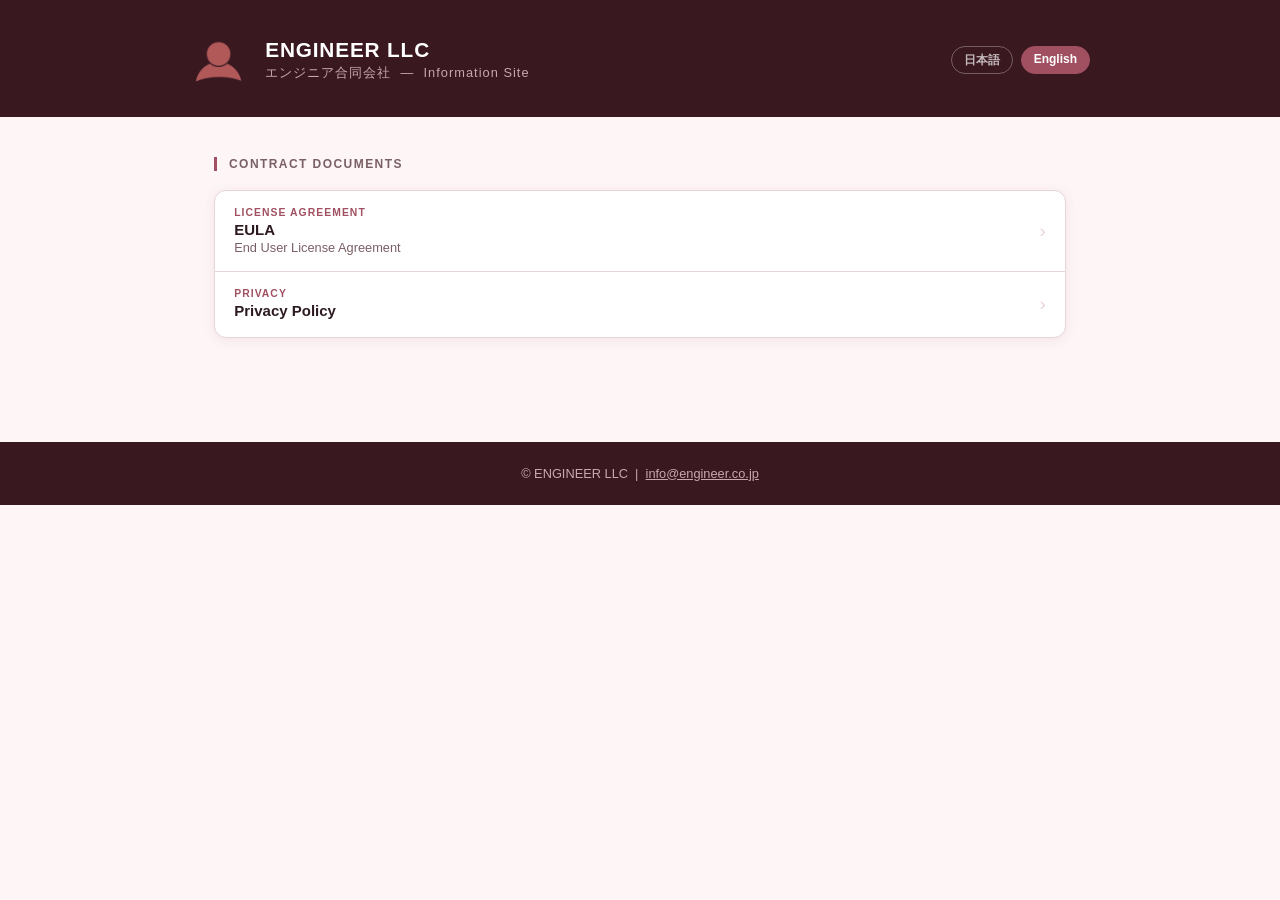
<file: docs/index.html>
<!DOCTYPE html>
<html>
<head>
  <meta charset="UTF-8">
  <meta name="viewport" content="width=device-width, initial-scale=1.0">
  <title>エンジニア合同会社 | ENGINEER LLC</title>
  <script>
    var lang = (navigator.language || navigator.userLanguage || '').toLowerCase();
    location.replace(lang.startsWith('ja') ? 'jp/index.html' : 'en/index.html');
  </script>
</head>
<body>
  <a href="jp/index.html">日本語</a> / <a href="en/index.html">English</a>
</body>
</html>
</file>
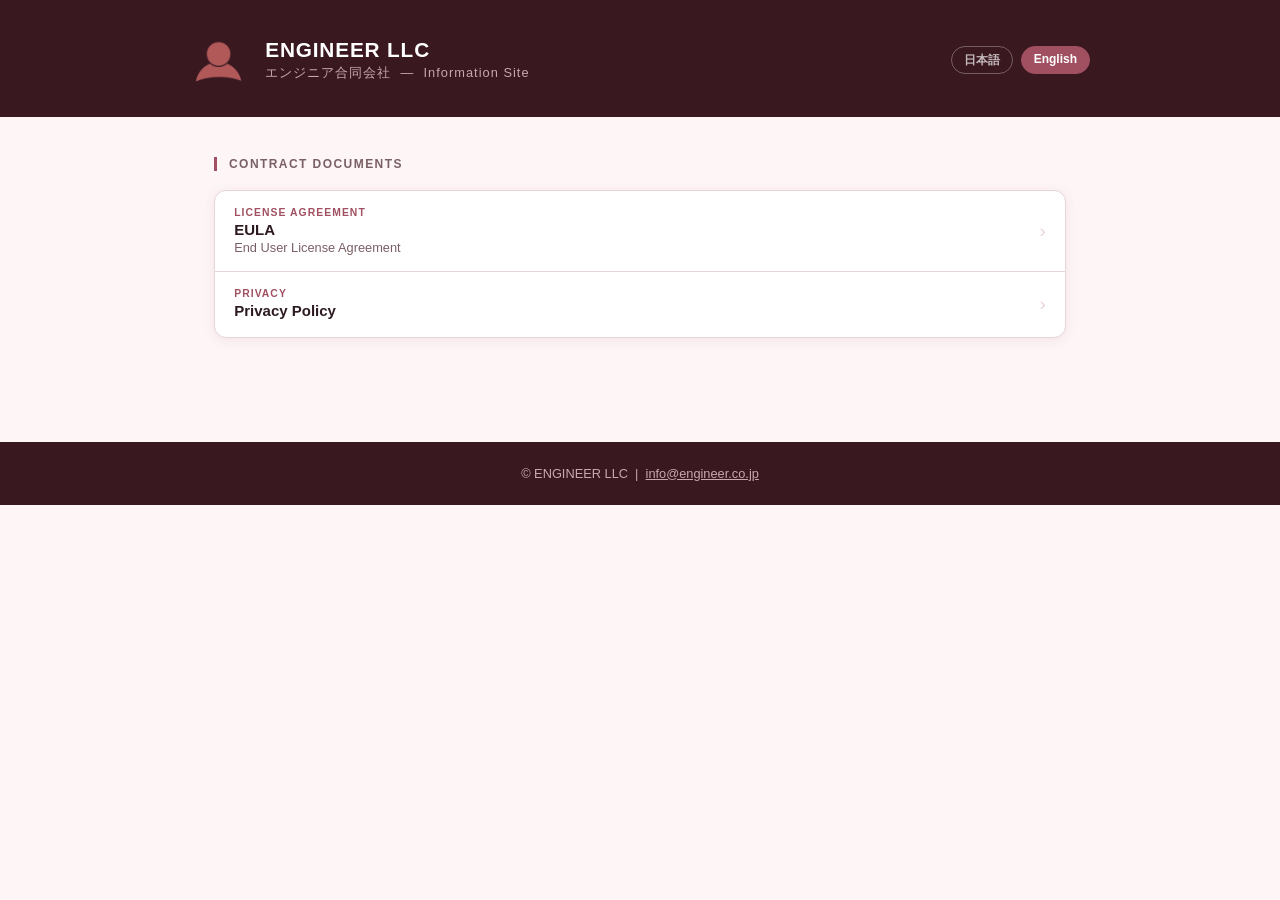
<file: docs/en/index.html>
<!DOCTYPE html>
<html lang="en">
<head>
  <meta charset="UTF-8">
  <meta name="viewport" content="width=device-width, initial-scale=1.0">
  <title>ENGINEER LLC</title>
  <link rel="stylesheet" href="../style.css">
</head>
<body>

<header>
  <div class="header-inner">
    <div class="logo-mark">
      <img src="../EG icon1024 透過.png" alt="ENGINEER LLC Logo">
    </div>
    <div class="logo-text">
      <h1>ENGINEER LLC</h1>
      <p>エンジニア合同会社 &nbsp;—&nbsp; Information Site</p>
    </div>
    <nav class="lang-nav">
      <a class="lang-nav-pill" href="../jp/index.html">日本語</a>
      <a class="lang-nav-pill current" href="#">English</a>
    </nav>
  </div>
</header>

<main>

  <p class="section-title">Contract Documents</p>
  <div class="doc-list">
    <a class="doc-row" href="../EULA_en.html">
      <div class="doc-row-body">
        <div class="doc-row-label">License Agreement</div>
        <div class="doc-row-name">EULA</div>
        <div class="doc-row-sub">End User License Agreement</div>
      </div>
      <span class="doc-row-arrow">›</span>
    </a>
    <a class="doc-row" href="../PrivacyPolicy_en.html">
      <div class="doc-row-body">
        <div class="doc-row-label">Privacy</div>
        <div class="doc-row-name">Privacy Policy</div>
        <div class="doc-row-sub"></div>
      </div>
      <span class="doc-row-arrow">›</span>
    </a>
  </div>

</main>

<footer>
  &copy; ENGINEER LLC &nbsp;|&nbsp; <a href="mailto:info@engineer.co.jp">info@engineer.co.jp</a>
</footer>

</body>
</html>
</file>
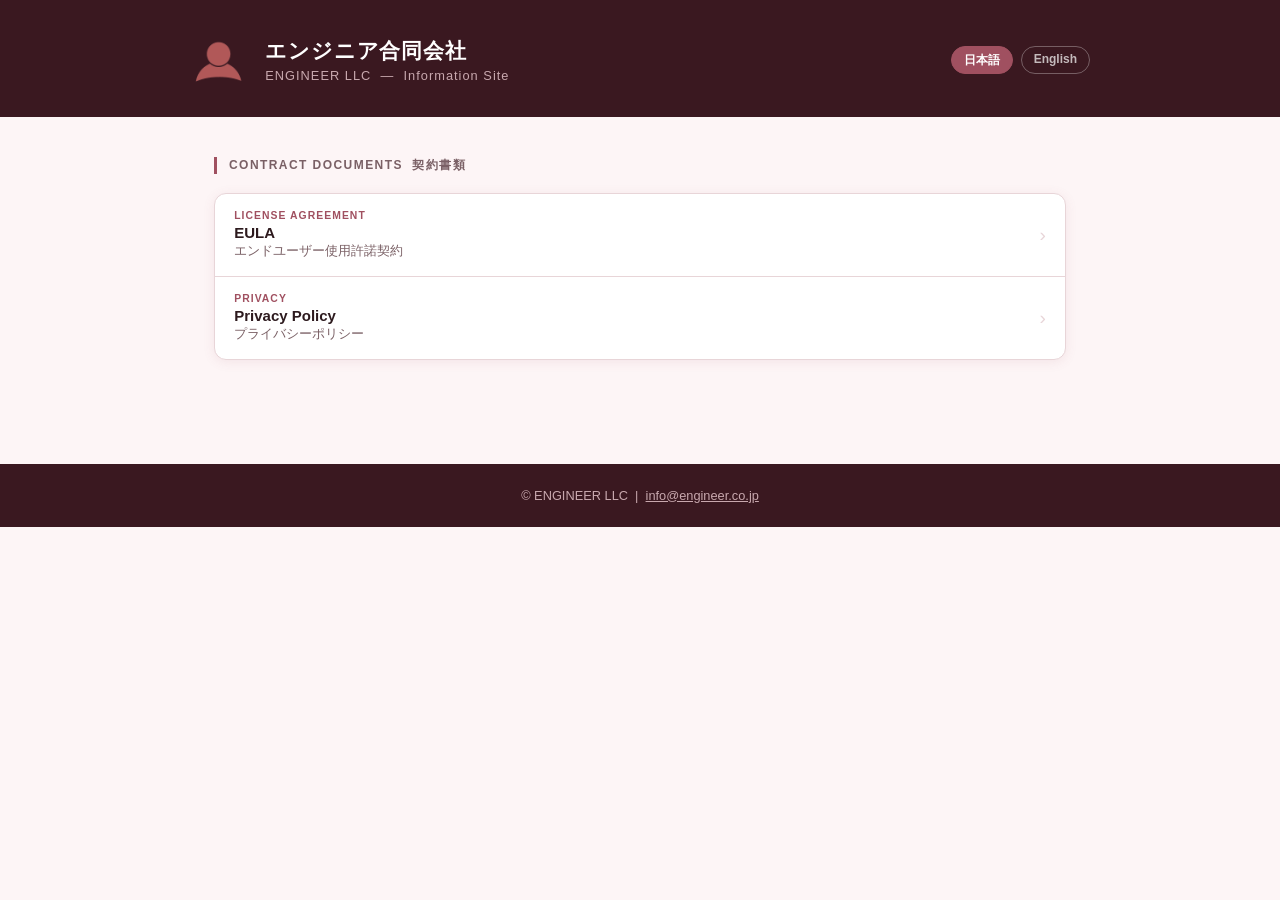
<file: docs/jp/index.html>
<!DOCTYPE html>
<html lang="ja">
<head>
  <meta charset="UTF-8">
  <meta name="viewport" content="width=device-width, initial-scale=1.0">
  <title>エンジニア合同会社</title>
  <link rel="stylesheet" href="../style.css">
</head>
<body>

<header>
  <div class="header-inner">
    <div class="logo-mark">
      <img src="../EG icon1024 透過.png" alt="エンジニア合同会社ロゴ">
    </div>
    <div class="logo-text">
      <h1>エンジニア合同会社</h1>
      <p>ENGINEER LLC &nbsp;—&nbsp; Information Site</p>
    </div>
    <nav class="lang-nav">
      <a class="lang-nav-pill current" href="#">日本語</a>
      <a class="lang-nav-pill" href="../en/index.html">English</a>
    </nav>
  </div>
</header>

<main>

  <p class="section-title">Contract Documents &nbsp;契約書類</p>
  <div class="doc-list">
    <a class="doc-row" href="../EULA.html">
      <div class="doc-row-body">
        <div class="doc-row-label">License Agreement</div>
        <div class="doc-row-name">EULA</div>
        <div class="doc-row-sub">エンドユーザー使用許諾契約</div>
      </div>
      <span class="doc-row-arrow">›</span>
    </a>
    <a class="doc-row" href="../PrivacyPolicy.html">
      <div class="doc-row-body">
        <div class="doc-row-label">Privacy</div>
        <div class="doc-row-name">Privacy Policy</div>
        <div class="doc-row-sub">プライバシーポリシー</div>
      </div>
      <span class="doc-row-arrow">›</span>
    </a>
  </div>

</main>

<footer>
  &copy; ENGINEER LLC &nbsp;|&nbsp; <a href="mailto:info@engineer.co.jp">info@engineer.co.jp</a>
</footer>

</body>
</html>
</file>
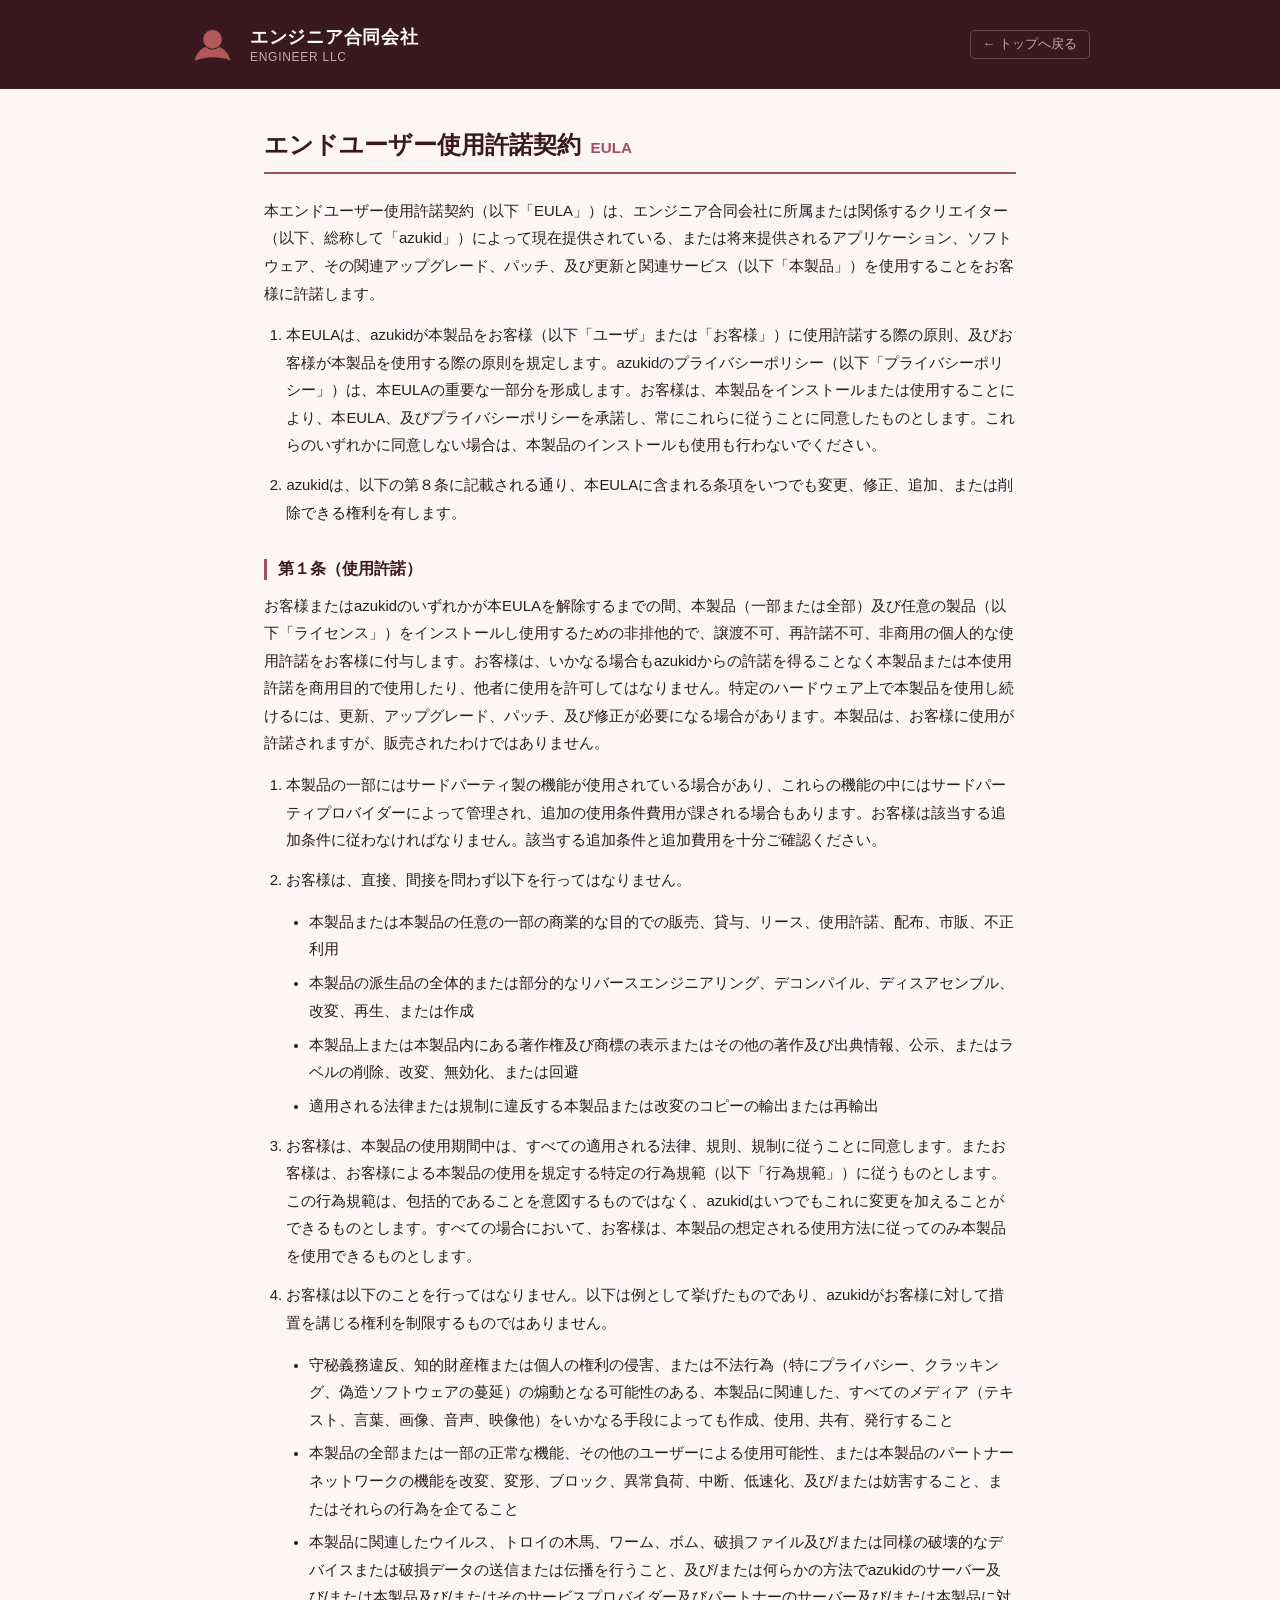
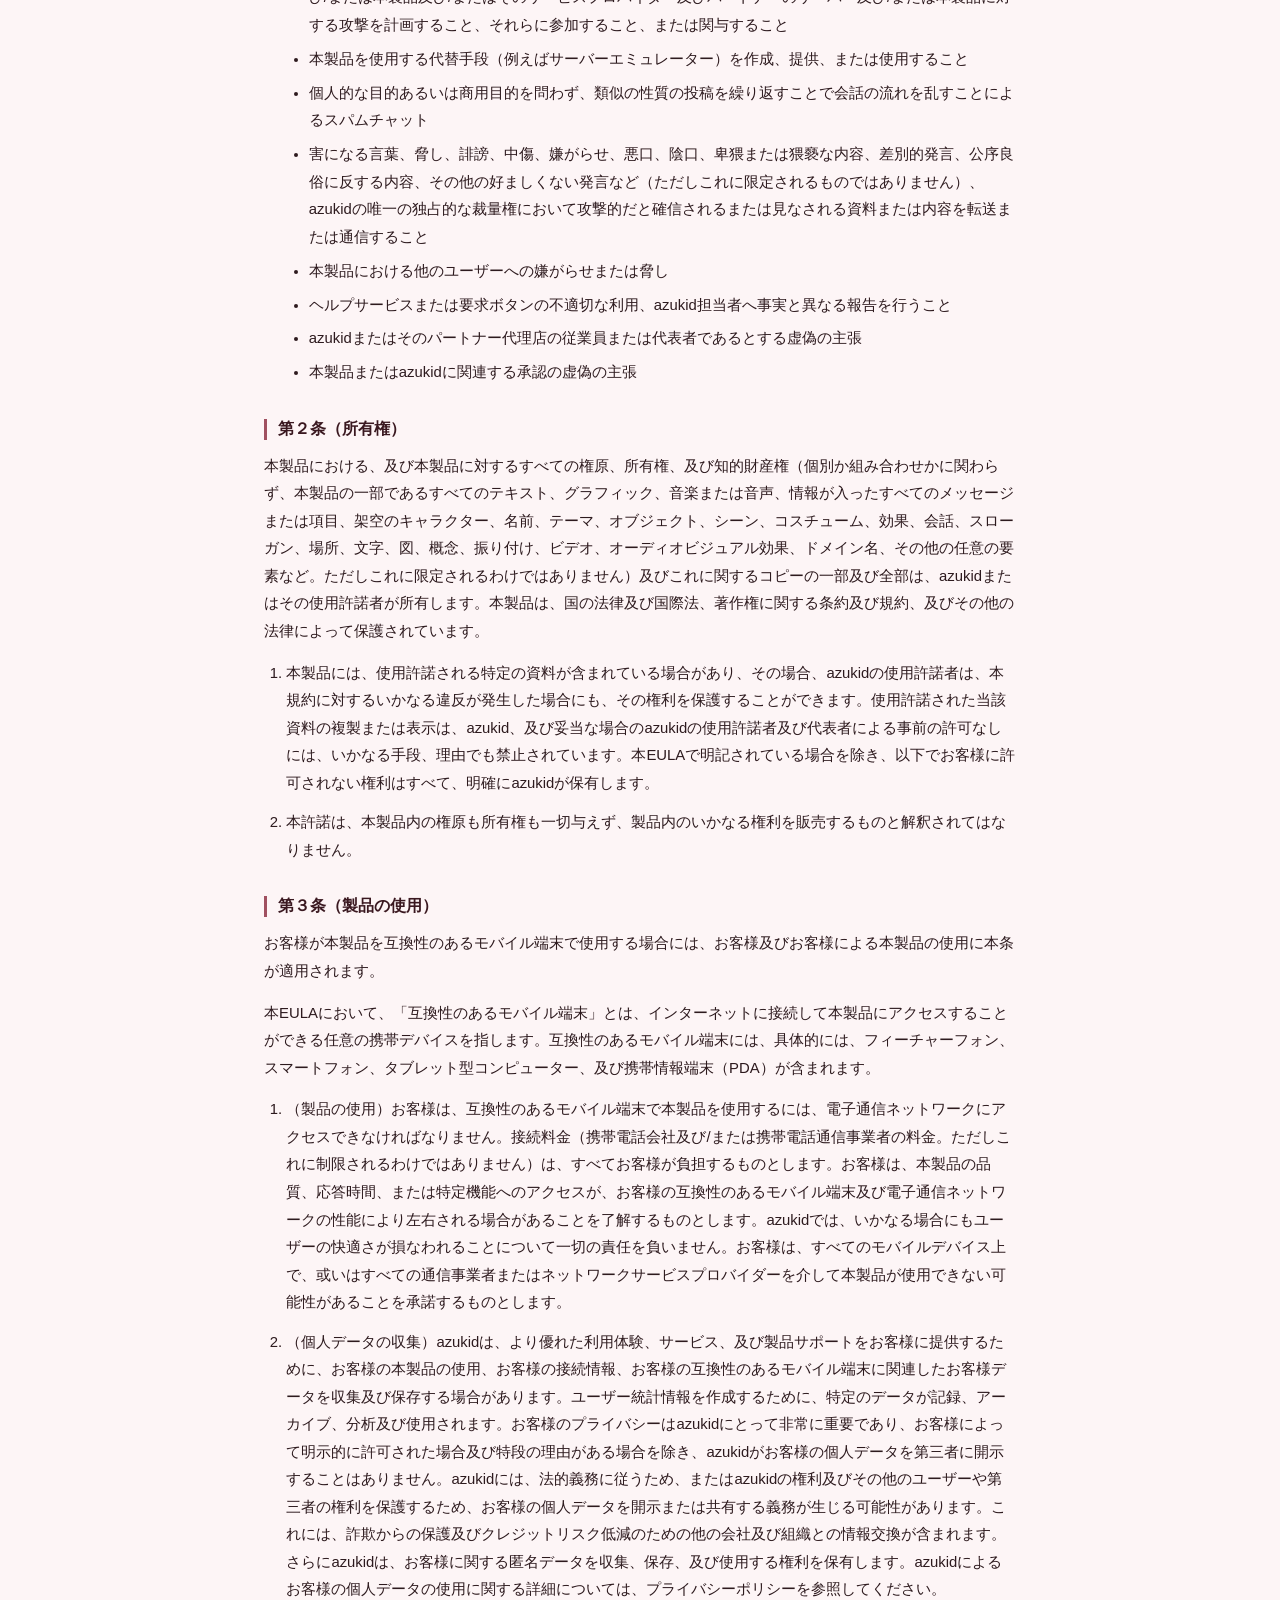
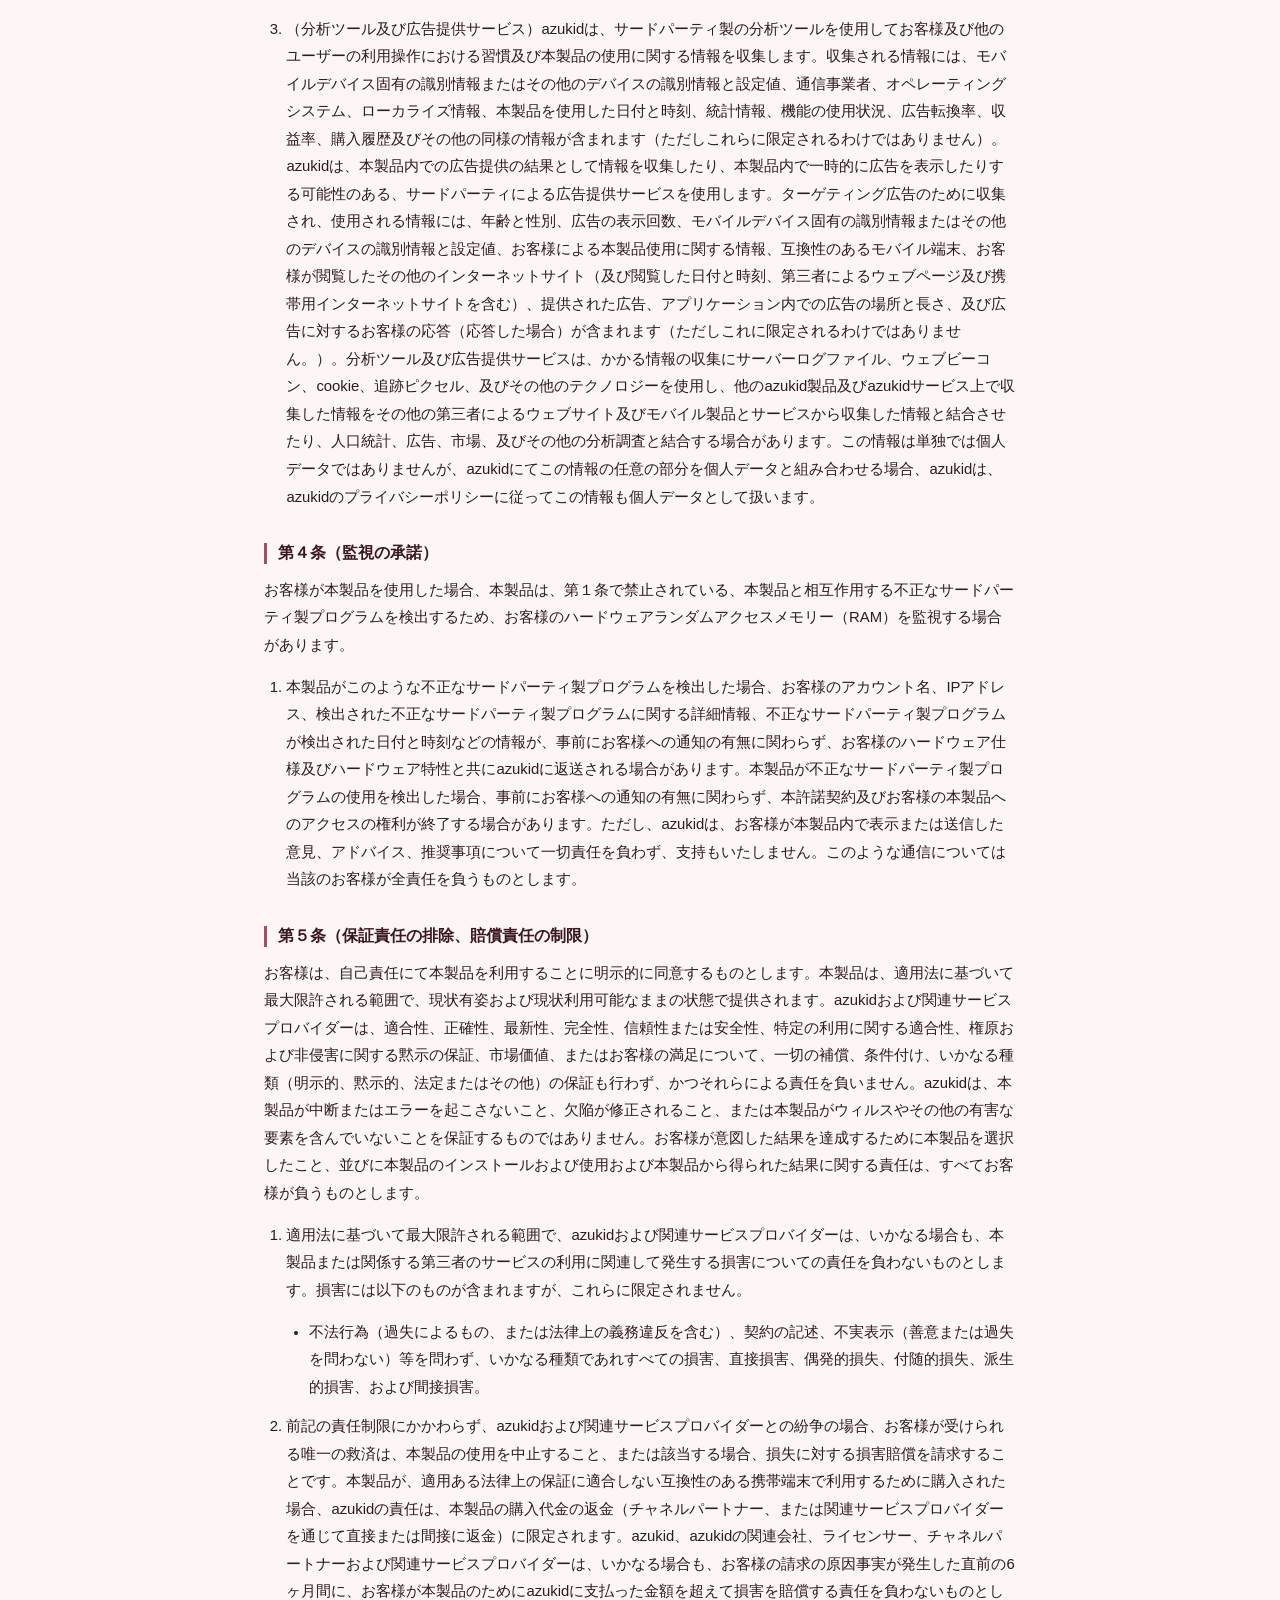
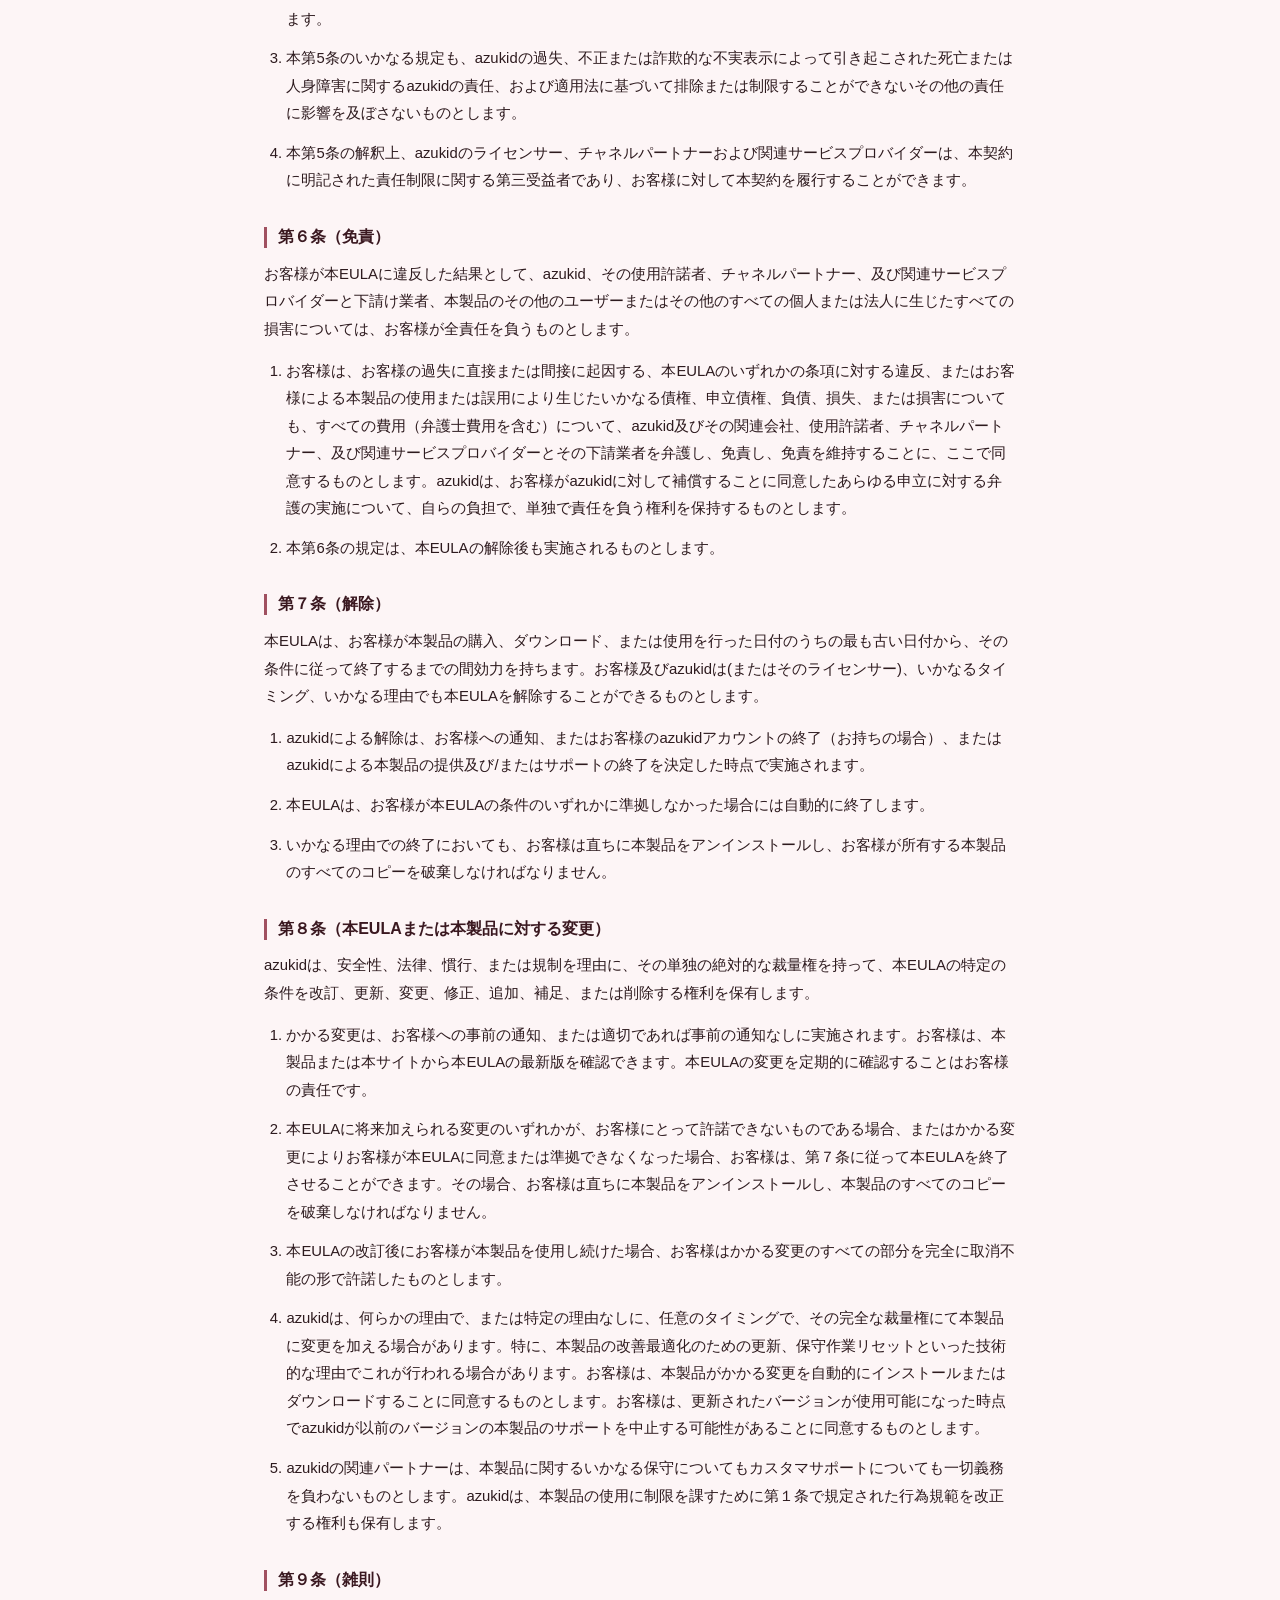
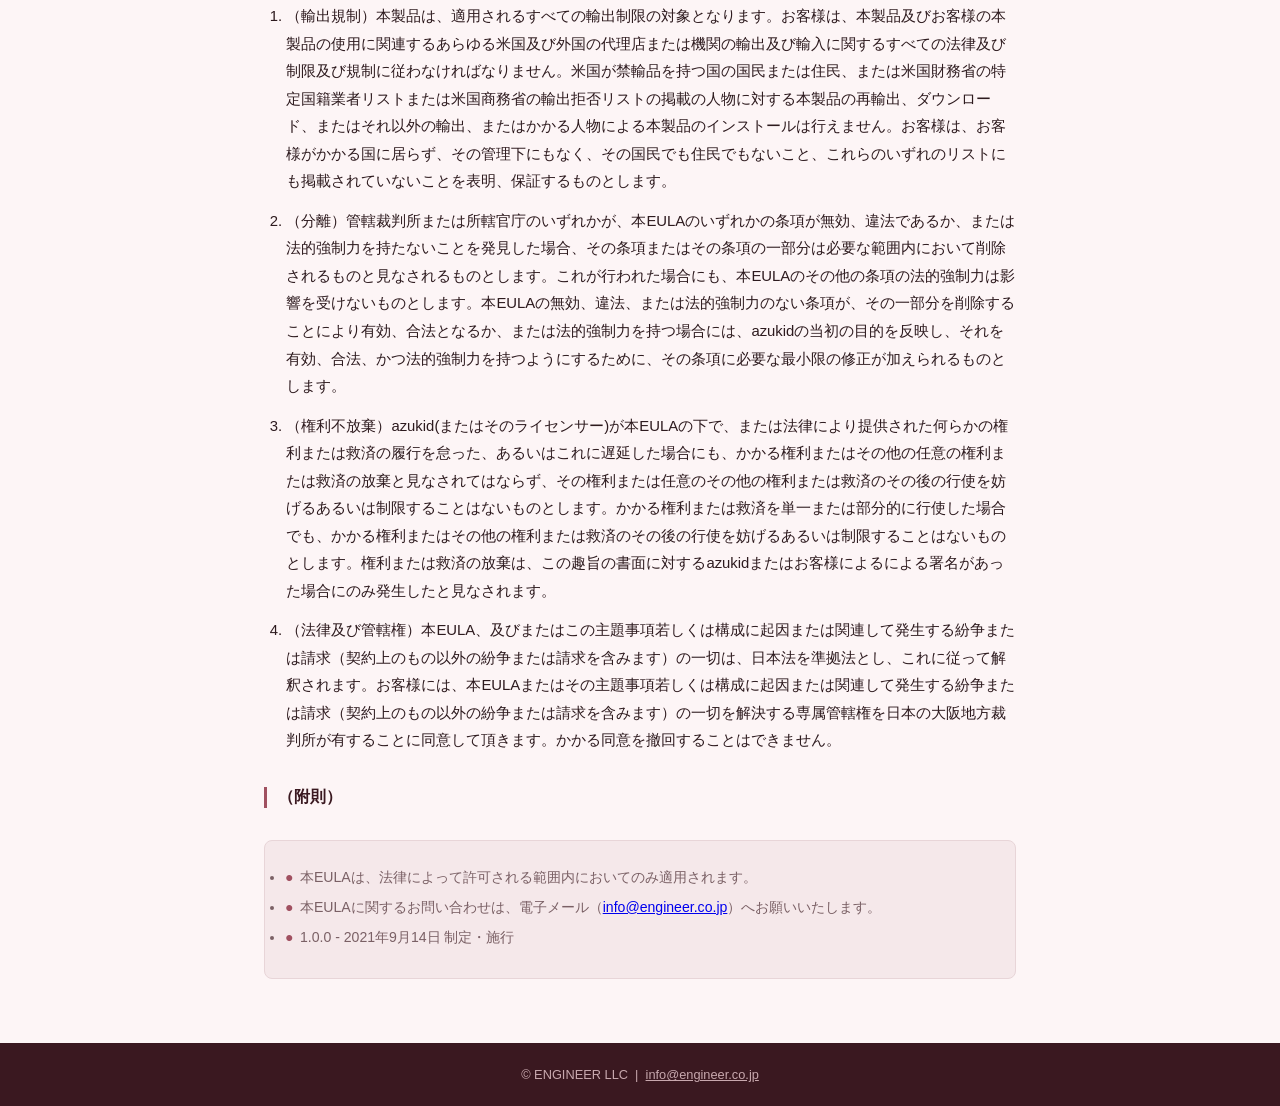
<file: docs/EULA.html>
<!DOCTYPE html>
<html lang="ja">
<head>
  <meta charset="UTF-8">
  <meta name="viewport" content="width=device-width, initial-scale=1.0">
  <title>EULA エンドユーザー使用許諾契約 | エンジニア合同会社</title>
  <style>
    *, *::before, *::after { box-sizing: border-box; margin: 0; padding: 0; }
    :root {
      --azuki:      #a05060;
      --azuki-dark: #7a3a48;
      --azuki-deep: #3a1820;
      --azuki-light:#fdf5f6;
      --azuki-pale: #f5e8ea;
      --white:      #ffffff;
      --gray:       #7a6065;
      --border:     #e8d5d8;
    }
    body {
      font-family: "Helvetica Neue","Hiragino Sans","Hiragino Kaku Gothic ProN","Noto Sans JP",Arial,sans-serif;
      background: var(--azuki-light);
      color: #2d1a1e;
      min-height: 100vh;
    }
    header { background: var(--azuki-deep); color: var(--white); padding: 0 1.5rem; }
    .header-inner {
      max-width: 900px; margin: 0 auto; padding: 1.4rem 0;
      display: flex; align-items: center; gap: 1rem;
    }
    .logo-mark { width: 44px; height: 44px; flex-shrink: 0; }
    .logo-mark img { width: 44px; height: 44px; object-fit: contain; }
    .logo-text { flex: 1; }
    .logo-text h1 { font-size: 1.1rem; font-weight: 700; letter-spacing: .04em; }
    .logo-text p  { font-size: .75rem; color: #c8a8ae; margin-top: .1rem; letter-spacing: .06em; }
    .nav-back {
      font-size: .8rem; color: #c8a8ae; text-decoration: none;
      border: 1px solid #6a4850; border-radius: 5px;
      padding: .3rem .75rem; white-space: nowrap;
      transition: background .15s;
    }
    .nav-back:hover { background: rgba(255,255,255,.1); }

    main { max-width: 800px; margin: 0 auto; padding: 2.5rem 1.5rem 4rem; }

    article h1 {
      font-size: 1.5rem; font-weight: 700; color: var(--azuki-deep);
      border-bottom: 2px solid var(--azuki); padding-bottom: .7rem; margin-bottom: 1.5rem;
    }
    article h1 .en { font-size: .95rem; color: var(--azuki); margin-left: .6rem; font-weight: 600; }
    article h2 {
      font-size: 1rem; font-weight: 700; color: var(--azuki-deep);
      border-left: 3px solid var(--azuki); padding-left: .7rem;
      margin: 2rem 0 .8rem;
    }
    article p { line-height: 1.85; margin-bottom: .9rem; font-size: .93rem; }
    article ol { padding-left: 1.4rem; margin-bottom: .9rem; }
    article ol > li { line-height: 1.85; margin-bottom: .75rem; font-size: .93rem; }
    article ul { padding-left: 1.4rem; margin: .5rem 0 .75rem; }
    article ul > li { line-height: 1.85; margin-bottom: .4rem; font-size: .93rem; list-style: disc; }
    .supplement {
      background: var(--azuki-pale); border: 1px solid var(--border);
      border-radius: 8px; padding: 1rem 1.25rem; margin-top: 2rem;
    }
    .supplement ul { padding-left: 0; list-style: none; }
    .supplement ul li { font-size: .88rem; color: var(--gray); line-height: 1.8; margin-bottom: .3rem; }
    .supplement ul li::before { content: "●"; color: var(--azuki); margin-right: .4rem; }

    footer { background: var(--azuki-deep); color: #c8a8ae; text-align: center; font-size: .8rem; padding: 1.5rem 1rem; }
    footer a { color: #c8a8ae; }

    @media (max-width: 480px) {
      article h1 { font-size: 1.2rem; }
      .nav-back { display: none; }
    }
  </style>
</head>
<body>

<header>
  <div class="header-inner">
    <div class="logo-mark">
      <img src="./EG icon1024 透過.png" alt="エンジニア合同会社ロゴ">
    </div>
    <div class="logo-text">
      <h1>エンジニア合同会社</h1>
      <p>ENGINEER LLC</p>
    </div>
    <a class="nav-back" href="./jp/index.html">← トップへ戻る</a>
  </div>
</header>

<main>
<article>

<h1>エンドユーザー使用許諾契約<span class="en">EULA</span></h1>

<p>本エンドユーザー使用許諾契約（以下「EULA」）は、エンジニア合同会社に所属または関係するクリエイター（以下、総称して「azukid」）によって現在提供されている、または将来提供されるアプリケーション、ソフトウェア、その関連アップグレード、パッチ、及び更新と関連サービス（以下「本製品」）を使用することをお客様に許諾します。</p>

<ol>
  <li>本EULAは、azukidが本製品をお客様（以下「ユーザ」または「お客様」）に使用許諾する際の原則、及びお客様が本製品を使用する際の原則を規定します。azukidのプライバシーポリシー（以下「プライバシーポリシー」）は、本EULAの重要な一部分を形成します。お客様は、本製品をインストールまたは使用することにより、本EULA、及びプライバシーポリシーを承諾し、常にこれらに従うことに同意したものとします。これらのいずれかに同意しない場合は、本製品のインストールも使用も行わないでください。</li>
  <li>azukidは、以下の第８条に記載される通り、本EULAに含まれる条項をいつでも変更、修正、追加、または削除できる権利を有します。</li>
</ol>

<h2>第１条（使用許諾）</h2>

<p>お客様またはazukidのいずれかが本EULAを解除するまでの間、本製品（一部または全部）及び任意の製品（以下「ライセンス」）をインストールし使用するための非排他的で、譲渡不可、再許諾不可、非商用の個人的な使用許諾をお客様に付与します。お客様は、いかなる場合もazukidからの許諾を得ることなく本製品または本使用許諾を商用目的で使用したり、他者に使用を許可してはなりません。特定のハードウェア上で本製品を使用し続けるには、更新、アップグレード、パッチ、及び修正が必要になる場合があります。本製品は、お客様に使用が許諾されますが、販売されたわけではありません。</p>

<ol>
  <li>本製品の一部にはサードパーティ製の機能が使用されている場合があり、これらの機能の中にはサードパーティプロバイダーによって管理され、追加の使用条件費用が課される場合もあります。お客様は該当する追加条件に従わなければなりません。該当する追加条件と追加費用を十分ご確認ください。</li>
  <li>
    <p>お客様は、直接、間接を問わず以下を行ってはなりません。</p>
    <ul>
      <li>本製品または本製品の任意の一部の商業的な目的での販売、貸与、リース、使用許諾、配布、市販、不正利用</li>
      <li>本製品の派生品の全体的または部分的なリバースエンジニアリング、デコンパイル、ディスアセンブル、改変、再生、または作成</li>
      <li>本製品上または本製品内にある著作権及び商標の表示またはその他の著作及び出典情報、公示、またはラベルの削除、改変、無効化、または回避</li>
      <li>適用される法律または規制に違反する本製品または改変のコピーの輸出または再輸出</li>
    </ul>
  </li>
  <li>お客様は、本製品の使用期間中は、すべての適用される法律、規則、規制に従うことに同意します。またお客様は、お客様による本製品の使用を規定する特定の行為規範（以下「行為規範」）に従うものとします。この行為規範は、包括的であることを意図するものではなく、azukidはいつでもこれに変更を加えることができるものとします。すべての場合において、お客様は、本製品の想定される使用方法に従ってのみ本製品を使用できるものとします。</li>
  <li>
    <p>お客様は以下のことを行ってはなりません。以下は例として挙げたものであり、azukidがお客様に対して措置を講じる権利を制限するものではありません。</p>
    <ul>
      <li>守秘義務違反、知的財産権または個人の権利の侵害、または不法行為（特にプライバシー、クラッキング、偽造ソフトウェアの蔓延）の煽動となる可能性のある、本製品に関連した、すべてのメディア（テキスト、言葉、画像、音声、映像他）をいかなる手段によっても作成、使用、共有、発行すること</li>
      <li>本製品の全部または一部の正常な機能、その他のユーザーによる使用可能性、または本製品のパートナーネットワークの機能を改変、変形、ブロック、異常負荷、中断、低速化、及び/または妨害すること、またはそれらの行為を企てること</li>
      <li>本製品に関連したウイルス、トロイの木馬、ワーム、ボム、破損ファイル及び/または同様の破壊的なデバイスまたは破損データの送信または伝播を行うこと、及び/または何らかの方法でazukidのサーバー及び/または本製品及び/またはそのサービスプロバイダー及びパートナーのサーバー及び/または本製品に対する攻撃を計画すること、それらに参加すること、または関与すること</li>
      <li>本製品を使用する代替手段（例えばサーバーエミュレーター）を作成、提供、または使用すること</li>
      <li>個人的な目的あるいは商用目的を問わず、類似の性質の投稿を繰り返すことで会話の流れを乱すことによるスパムチャット</li>
      <li>害になる言葉、脅し、誹謗、中傷、嫌がらせ、悪口、陰口、卑猥または猥褻な内容、差別的発言、公序良俗に反する内容、その他の好ましくない発言など（ただしこれに限定されるものではありません）、azukidの唯一の独占的な裁量権において攻撃的だと確信されるまたは見なされる資料または内容を転送または通信すること</li>
      <li>本製品における他のユーザーへの嫌がらせまたは脅し</li>
      <li>ヘルプサービスまたは要求ボタンの不適切な利用、azukid担当者へ事実と異なる報告を行うこと</li>
      <li>azukidまたはそのパートナー代理店の従業員または代表者であるとする虚偽の主張</li>
      <li>本製品またはazukidに関連する承認の虚偽の主張</li>
    </ul>
  </li>
</ol>

<h2>第２条（所有権）</h2>

<p>本製品における、及び本製品に対するすべての権原、所有権、及び知的財産権（個別か組み合わせかに関わらず、本製品の一部であるすべてのテキスト、グラフィック、音楽または音声、情報が入ったすべてのメッセージまたは項目、架空のキャラクター、名前、テーマ、オブジェクト、シーン、コスチューム、効果、会話、スローガン、場所、文字、図、概念、振り付け、ビデオ、オーディオビジュアル効果、ドメイン名、その他の任意の要素など。ただしこれに限定されるわけではありません）及びこれに関するコピーの一部及び全部は、azukidまたはその使用許諾者が所有します。本製品は、国の法律及び国際法、著作権に関する条約及び規約、及びその他の法律によって保護されています。</p>

<ol>
  <li>本製品には、使用許諾される特定の資料が含まれている場合があり、その場合、azukidの使用許諾者は、本規約に対するいかなる違反が発生した場合にも、その権利を保護することができます。使用許諾された当該資料の複製または表示は、azukid、及び妥当な場合のazukidの使用許諾者及び代表者による事前の許可なしには、いかなる手段、理由でも禁止されています。本EULAで明記されている場合を除き、以下でお客様に許可されない権利はすべて、明確にazukidが保有します。</li>
  <li>本許諾は、本製品内の権原も所有権も一切与えず、製品内のいかなる権利を販売するものと解釈されてはなりません。</li>
</ol>

<h2>第３条（製品の使用）</h2>

<p>お客様が本製品を互換性のあるモバイル端末で使用する場合には、お客様及びお客様による本製品の使用に本条が適用されます。</p>
<p>本EULAにおいて、「互換性のあるモバイル端末」とは、インターネットに接続して本製品にアクセスすることができる任意の携帯デバイスを指します。互換性のあるモバイル端末には、具体的には、フィーチャーフォン、スマートフォン、タブレット型コンピューター、及び携帯情報端末（PDA）が含まれます。</p>

<ol>
  <li>（製品の使用）お客様は、互換性のあるモバイル端末で本製品を使用するには、電子通信ネットワークにアクセスできなければなりません。接続料金（携帯電話会社及び/または携帯電話通信事業者の料金。ただしこれに制限されるわけではありません）は、すべてお客様が負担するものとします。お客様は、本製品の品質、応答時間、または特定機能へのアクセスが、お客様の互換性のあるモバイル端末及び電子通信ネットワークの性能により左右される場合があることを了解するものとします。azukidでは、いかなる場合にもユーザーの快適さが損なわれることについて一切の責任を負いません。お客様は、すべてのモバイルデバイス上で、或いはすべての通信事業者またはネットワークサービスプロバイダーを介して本製品が使用できない可能性があることを承諾するものとします。</li>
  <li>（個人データの収集）azukidは、より優れた利用体験、サービス、及び製品サポートをお客様に提供するために、お客様の本製品の使用、お客様の接続情報、お客様の互換性のあるモバイル端末に関連したお客様データを収集及び保存する場合があります。ユーザー統計情報を作成するために、特定のデータが記録、アーカイブ、分析及び使用されます。お客様のプライバシーはazukidにとって非常に重要であり、お客様によって明示的に許可された場合及び特段の理由がある場合を除き、azukidがお客様の個人データを第三者に開示することはありません。azukidには、法的義務に従うため、またはazukidの権利及びその他のユーザーや第三者の権利を保護するため、お客様の個人データを開示または共有する義務が生じる可能性があります。これには、詐欺からの保護及びクレジットリスク低減のための他の会社及び組織との情報交換が含まれます。さらにazukidは、お客様に関する匿名データを収集、保存、及び使用する権利を保有します。azukidによるお客様の個人データの使用に関する詳細については、プライバシーポリシーを参照してください。</li>
  <li>（分析ツール及び広告提供サービス）azukidは、サードパーティ製の分析ツールを使用してお客様及び他のユーザーの利用操作における習慣及び本製品の使用に関する情報を収集します。収集される情報には、モバイルデバイス固有の識別情報またはその他のデバイスの識別情報と設定値、通信事業者、オペレーティングシステム、ローカライズ情報、本製品を使用した日付と時刻、統計情報、機能の使用状況、広告転換率、収益率、購入履歴及びその他の同様の情報が含まれます（ただしこれらに限定されるわけではありません）。azukidは、本製品内での広告提供の結果として情報を収集したり、本製品内で一時的に広告を表示したりする可能性のある、サードパーティによる広告提供サービスを使用します。ターゲティング広告のために収集され、使用される情報には、年齢と性別、広告の表示回数、モバイルデバイス固有の識別情報またはその他のデバイスの識別情報と設定値、お客様による本製品使用に関する情報、互換性のあるモバイル端末、お客様が閲覧したその他のインターネットサイト（及び閲覧した日付と時刻、第三者によるウェブページ及び携帯用インターネットサイトを含む）、提供された広告、アプリケーション内での広告の場所と長さ、及び広告に対するお客様の応答（応答した場合）が含まれます（ただしこれに限定されるわけではありません。）。分析ツール及び広告提供サービスは、かかる情報の収集にサーバーログファイル、ウェブビーコン、cookie、追跡ピクセル、及びその他のテクノロジーを使用し、他のazukid製品及びazukidサービス上で収集した情報をその他の第三者によるウェブサイト及びモバイル製品とサービスから収集した情報と結合させたり、人口統計、広告、市場、及びその他の分析調査と結合する場合があります。この情報は単独では個人データではありませんが、azukidにてこの情報の任意の部分を個人データと組み合わせる場合、azukidは、azukidのプライバシーポリシーに従ってこの情報も個人データとして扱います。</li>
</ol>

<h2>第４条（監視の承諾）</h2>

<p>お客様が本製品を使用した場合、本製品は、第１条で禁止されている、本製品と相互作用する不正なサードパーティ製プログラムを検出するため、お客様のハードウェアランダムアクセスメモリー（RAM）を監視する場合があります。</p>

<ol>
  <li>本製品がこのような不正なサードパーティ製プログラムを検出した場合、お客様のアカウント名、IPアドレス、検出された不正なサードパーティ製プログラムに関する詳細情報、不正なサードパーティ製プログラムが検出された日付と時刻などの情報が、事前にお客様への通知の有無に関わらず、お客様のハードウェア仕様及びハードウェア特性と共にazukidに返送される場合があります。本製品が不正なサードパーティ製プログラムの使用を検出した場合、事前にお客様への通知の有無に関わらず、本許諾契約及びお客様の本製品へのアクセスの権利が終了する場合があります。ただし、azukidは、お客様が本製品内で表示または送信した意見、アドバイス、推奨事項について一切責任を負わず、支持もいたしません。このような通信については当該のお客様が全責任を負うものとします。</li>
</ol>

<h2>第５条（保証責任の排除、賠償責任の制限）</h2>

<p>お客様は、自己責任にて本製品を利用することに明示的に同意するものとします。本製品は、適用法に基づいて最大限許される範囲で、現状有姿および現状利用可能なままの状態で提供されます。azukidおよび関連サービスプロバイダーは、適合性、正確性、最新性、完全性、信頼性または安全性、特定の利用に関する適合性、権原および非侵害に関する黙示の保証、市場価値、またはお客様の満足について、一切の補償、条件付け、いかなる種類（明示的、黙示的、法定またはその他）の保証も行わず、かつそれらによる責任を負いません。azukidは、本製品が中断またはエラーを起こさないこと、欠陥が修正されること、または本製品がウィルスやその他の有害な要素を含んでいないことを保証するものではありません。お客様が意図した結果を達成するために本製品を選択したこと、並びに本製品のインストールおよび使用および本製品から得られた結果に関する責任は、すべてお客様が負うものとします。</p>

<ol>
  <li>
    <p>適用法に基づいて最大限許される範囲で、azukidおよび関連サービスプロバイダーは、いかなる場合も、本製品または関係する第三者のサービスの利用に関連して発生する損害についての責任を負わないものとします。損害には以下のものが含まれますが、これらに限定されません。</p>
    <ul>
      <li>不法行為（過失によるもの、または法律上の義務違反を含む）、契約の記述、不実表示（善意または過失を問わない）等を問わず、いかなる種類であれすべての損害、直接損害、偶発的損失、付随的損失、派生的損害、および間接損害。</li>
    </ul>
  </li>
  <li>前記の責任制限にかかわらず、azukidおよび関連サービスプロバイダーとの紛争の場合、お客様が受けられる唯一の救済は、本製品の使用を中止すること、または該当する場合、損失に対する損害賠償を請求することです。本製品が、適用ある法律上の保証に適合しない互換性のある携帯端末で利用するために購入された場合、azukidの責任は、本製品の購入代金の返金（チャネルパートナー、または関連サービスプロバイダーを通じて直接または間接に返金）に限定されます。azukid、azukidの関連会社、ライセンサー、チャネルパートナーおよび関連サービスプロバイダーは、いかなる場合も、お客様の請求の原因事実が発生した直前の6ヶ月間に、お客様が本製品のためにazukidに支払った金額を超えて損害を賠償する責任を負わないものとします。</li>
  <li>本第5条のいかなる規定も、azukidの過失、不正または詐欺的な不実表示によって引き起こされた死亡または人身障害に関するazukidの責任、および適用法に基づいて排除または制限することができないその他の責任に影響を及ぼさないものとします。</li>
  <li>本第5条の解釈上、azukidのライセンサー、チャネルパートナーおよび関連サービスプロバイダーは、本契約に明記された責任制限に関する第三受益者であり、お客様に対して本契約を履行することができます。</li>
</ol>

<h2>第６条（免責）</h2>

<p>お客様が本EULAに違反した結果として、azukid、その使用許諾者、チャネルパートナー、及び関連サービスプロバイダーと下請け業者、本製品のその他のユーザーまたはその他のすべての個人または法人に生じたすべての損害については、お客様が全責任を負うものとします。</p>

<ol>
  <li>お客様は、お客様の過失に直接または間接に起因する、本EULAのいずれかの条項に対する違反、またはお客様による本製品の使用または誤用により生じたいかなる債権、申立債権、負債、損失、または損害についても、すべての費用（弁護士費用を含む）について、azukid及びその関連会社、使用許諾者、チャネルパートナー、及び関連サービスプロバイダーとその下請業者を弁護し、免責し、免責を維持することに、ここで同意するものとします。azukidは、お客様がazukidに対して補償することに同意したあらゆる申立に対する弁護の実施について、自らの負担で、単独で責任を負う権利を保持するものとします。</li>
  <li>本第6条の規定は、本EULAの解除後も実施されるものとします。</li>
</ol>

<h2>第７条（解除）</h2>

<p>本EULAは、お客様が本製品の購入、ダウンロード、または使用を行った日付のうちの最も古い日付から、その条件に従って終了するまでの間効力を持ちます。お客様及びazukidは(またはそのライセンサー)、いかなるタイミング、いかなる理由でも本EULAを解除することができるものとします。</p>

<ol>
  <li>azukidによる解除は、お客様への通知、またはお客様のazukidアカウントの終了（お持ちの場合）、またはazukidによる本製品の提供及び/またはサポートの終了を決定した時点で実施されます。</li>
  <li>本EULAは、お客様が本EULAの条件のいずれかに準拠しなかった場合には自動的に終了します。</li>
  <li>いかなる理由での終了においても、お客様は直ちに本製品をアンインストールし、お客様が所有する本製品のすべてのコピーを破棄しなければなりません。</li>
</ol>

<h2>第８条（本EULAまたは本製品に対する変更）</h2>

<p>azukidは、安全性、法律、慣行、または規制を理由に、その単独の絶対的な裁量権を持って、本EULAの特定の条件を改訂、更新、変更、修正、追加、補足、または削除する権利を保有します。</p>

<ol>
  <li>かかる変更は、お客様への事前の通知、または適切であれば事前の通知なしに実施されます。お客様は、本製品または本サイトから本EULAの最新版を確認できます。本EULAの変更を定期的に確認することはお客様の責任です。</li>
  <li>本EULAに将来加えられる変更のいずれかが、お客様にとって許諾できないものである場合、またはかかる変更によりお客様が本EULAに同意または準拠できなくなった場合、お客様は、第７条に従って本EULAを終了させることができます。その場合、お客様は直ちに本製品をアンインストールし、本製品のすべてのコピーを破棄しなければなりません。</li>
  <li>本EULAの改訂後にお客様が本製品を使用し続けた場合、お客様はかかる変更のすべての部分を完全に取消不能の形で許諾したものとします。</li>
  <li>azukidは、何らかの理由で、または特定の理由なしに、任意のタイミングで、その完全な裁量権にて本製品に変更を加える場合があります。特に、本製品の改善最適化のための更新、保守作業リセットといった技術的な理由でこれが行われる場合があります。お客様は、本製品がかかる変更を自動的にインストールまたはダウンロードすることに同意するものとします。お客様は、更新されたバージョンが使用可能になった時点でazukidが以前のバージョンの本製品のサポートを中止する可能性があることに同意するものとします。</li>
  <li>azukidの関連パートナーは、本製品に関するいかなる保守についてもカスタマサポートについても一切義務を負わないものとします。azukidは、本製品の使用に制限を課すために第１条で規定された行為規範を改正する権利も保有します。</li>
</ol>

<h2>第９条（雑則）</h2>

<ol>
  <li>（輸出規制）本製品は、適用されるすべての輸出制限の対象となります。お客様は、本製品及びお客様の本製品の使用に関連するあらゆる米国及び外国の代理店または機関の輸出及び輸入に関するすべての法律及び制限及び規制に従わなければなりません。米国が禁輸品を持つ国の国民または住民、または米国財務省の特定国籍業者リストまたは米国商務省の輸出拒否リストの掲載の人物に対する本製品の再輸出、ダウンロード、またはそれ以外の輸出、またはかかる人物による本製品のインストールは行えません。お客様は、お客様がかかる国に居らず、その管理下にもなく、その国民でも住民でもないこと、これらのいずれのリストにも掲載されていないことを表明、保証するものとします。</li>
  <li>（分離）管轄裁判所または所轄官庁のいずれかが、本EULAのいずれかの条項が無効、違法であるか、または法的強制力を持たないことを発見した場合、その条項またはその条項の一部分は必要な範囲内において削除されるものと見なされるものとします。これが行われた場合にも、本EULAのその他の条項の法的強制力は影響を受けないものとします。本EULAの無効、違法、または法的強制力のない条項が、その一部分を削除することにより有効、合法となるか、または法的強制力を持つ場合には、azukidの当初の目的を反映し、それを有効、合法、かつ法的強制力を持つようにするために、その条項に必要な最小限の修正が加えられるものとします。</li>
  <li>（権利不放棄）azukid(またはそのライセンサー)が本EULAの下で、または法律により提供された何らかの権利または救済の履行を怠った、あるいはこれに遅延した場合にも、かかる権利またはその他の任意の権利または救済の放棄と見なされてはならず、その権利または任意のその他の権利または救済のその後の行使を妨げるあるいは制限することはないものとします。かかる権利または救済を単一または部分的に行使した場合でも、かかる権利またはその他の権利または救済のその後の行使を妨げるあるいは制限することはないものとします。権利または救済の放棄は、この趣旨の書面に対するazukidまたはお客様によるによる署名があった場合にのみ発生したと見なされます。</li>
  <li>（法律及び管轄権）本EULA、及びまたはこの主題事項若しくは構成に起因または関連して発生する紛争または請求（契約上のもの以外の紛争または請求を含みます）の一切は、日本法を準拠法とし、これに従って解釈されます。お客様には、本EULAまたはその主題事項若しくは構成に起因または関連して発生する紛争または請求（契約上のもの以外の紛争または請求を含みます）の一切を解決する専属管轄権を日本の大阪地方裁判所が有することに同意して頂きます。かかる同意を撤回することはできません。</li>
</ol>

<h2>（附則）</h2>
<div class="supplement">
  <ul>
    <li>本EULAは、法律によって許可される範囲内においてのみ適用されます。</li>
    <li>本EULAに関するお問い合わせは、電子メール（<a href="mailto:info@engineer.co.jp">info@engineer.co.jp</a>）へお願いいたします。</li>
    <li>1.0.0 - 2021年9月14日 制定・施行</li>
  </ul>
</div>

</article>
</main>

<footer>
  &copy; ENGINEER LLC &nbsp;|&nbsp; <a href="mailto:info@engineer.co.jp">info@engineer.co.jp</a>
</footer>

</body>
</html>
</file>
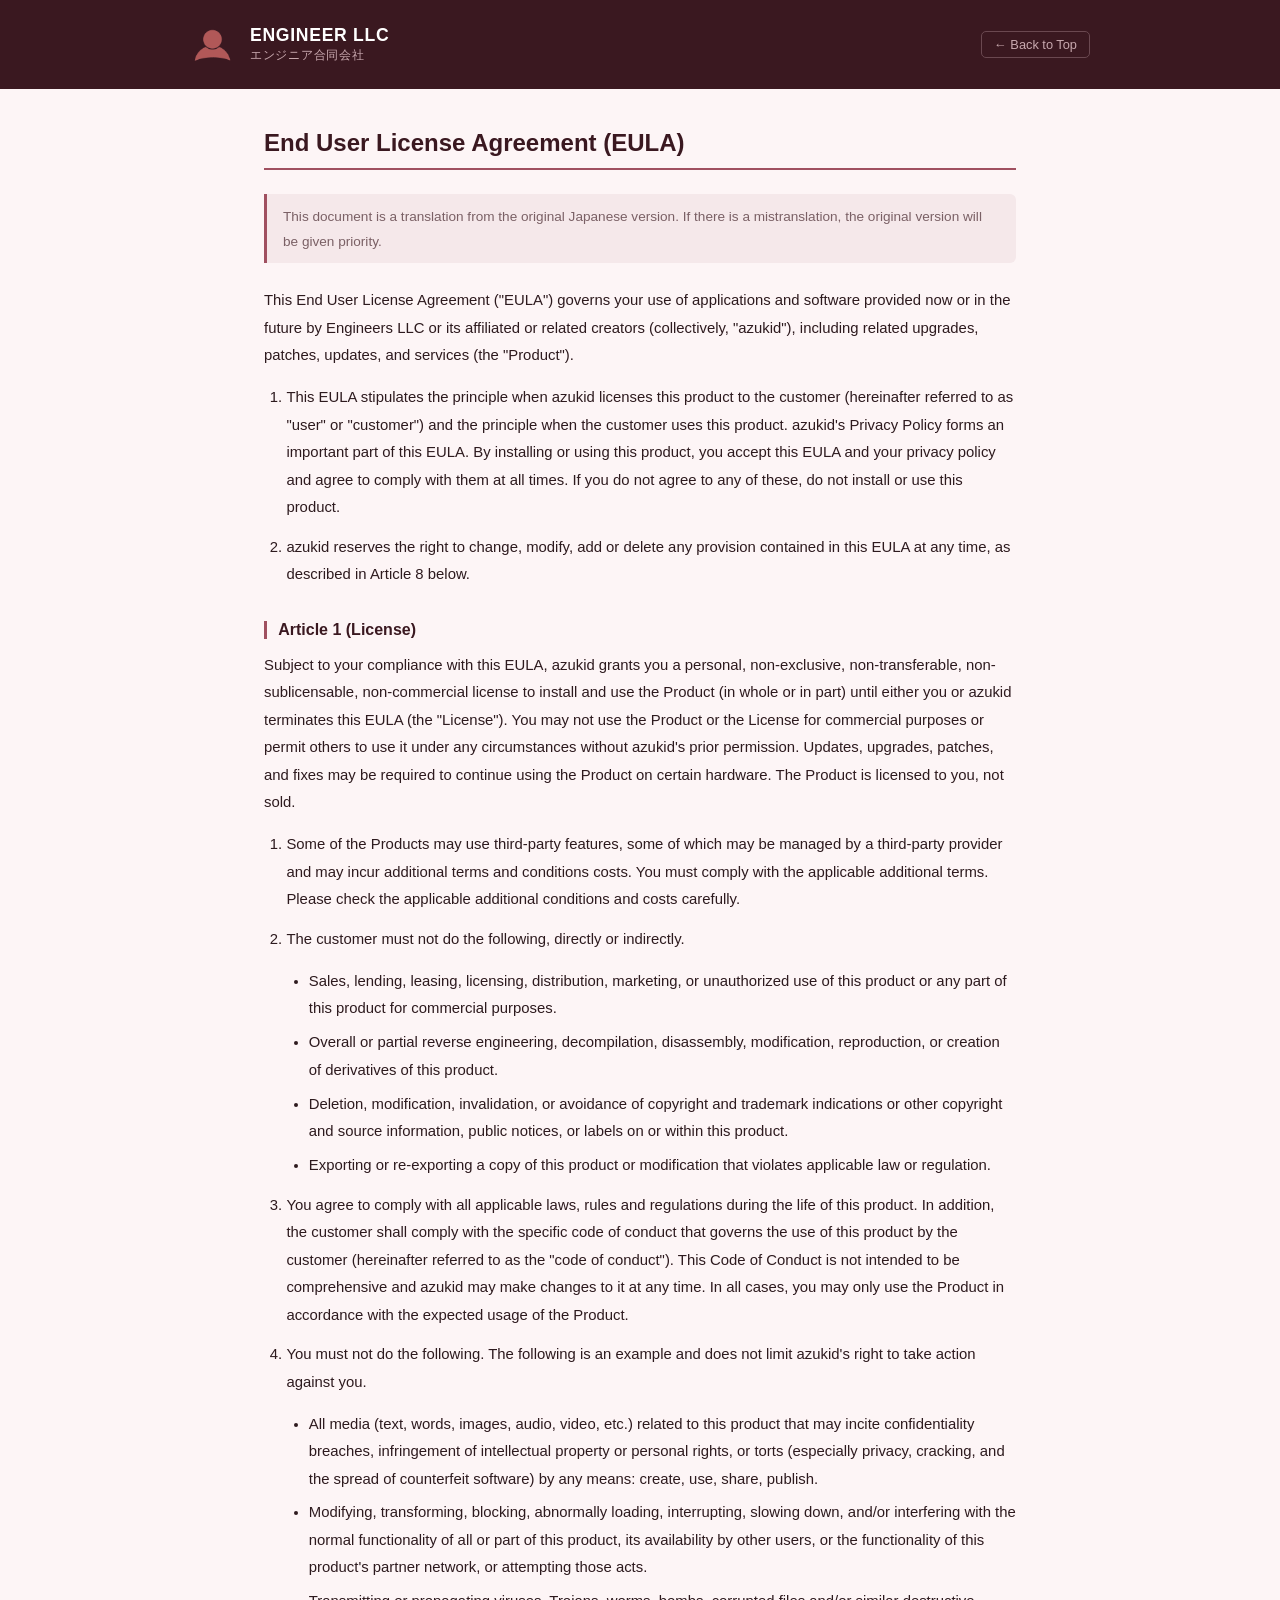
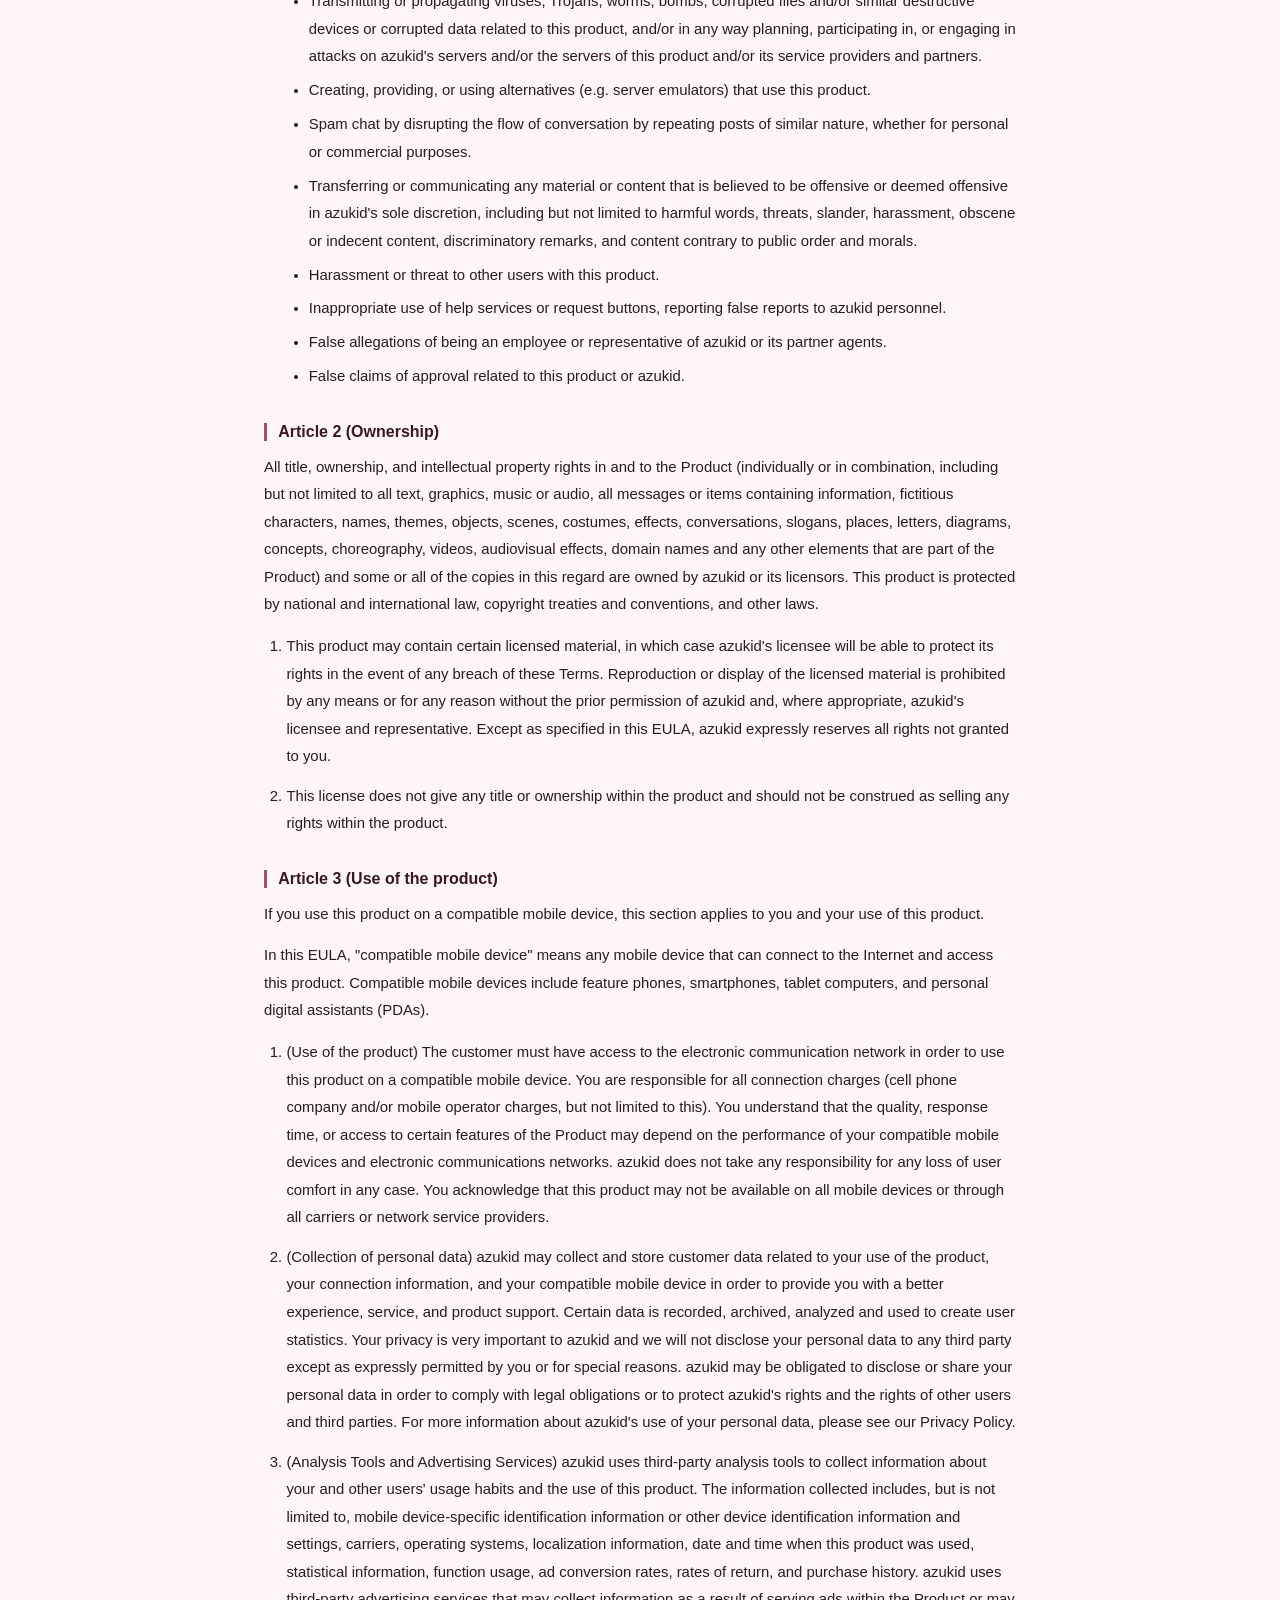
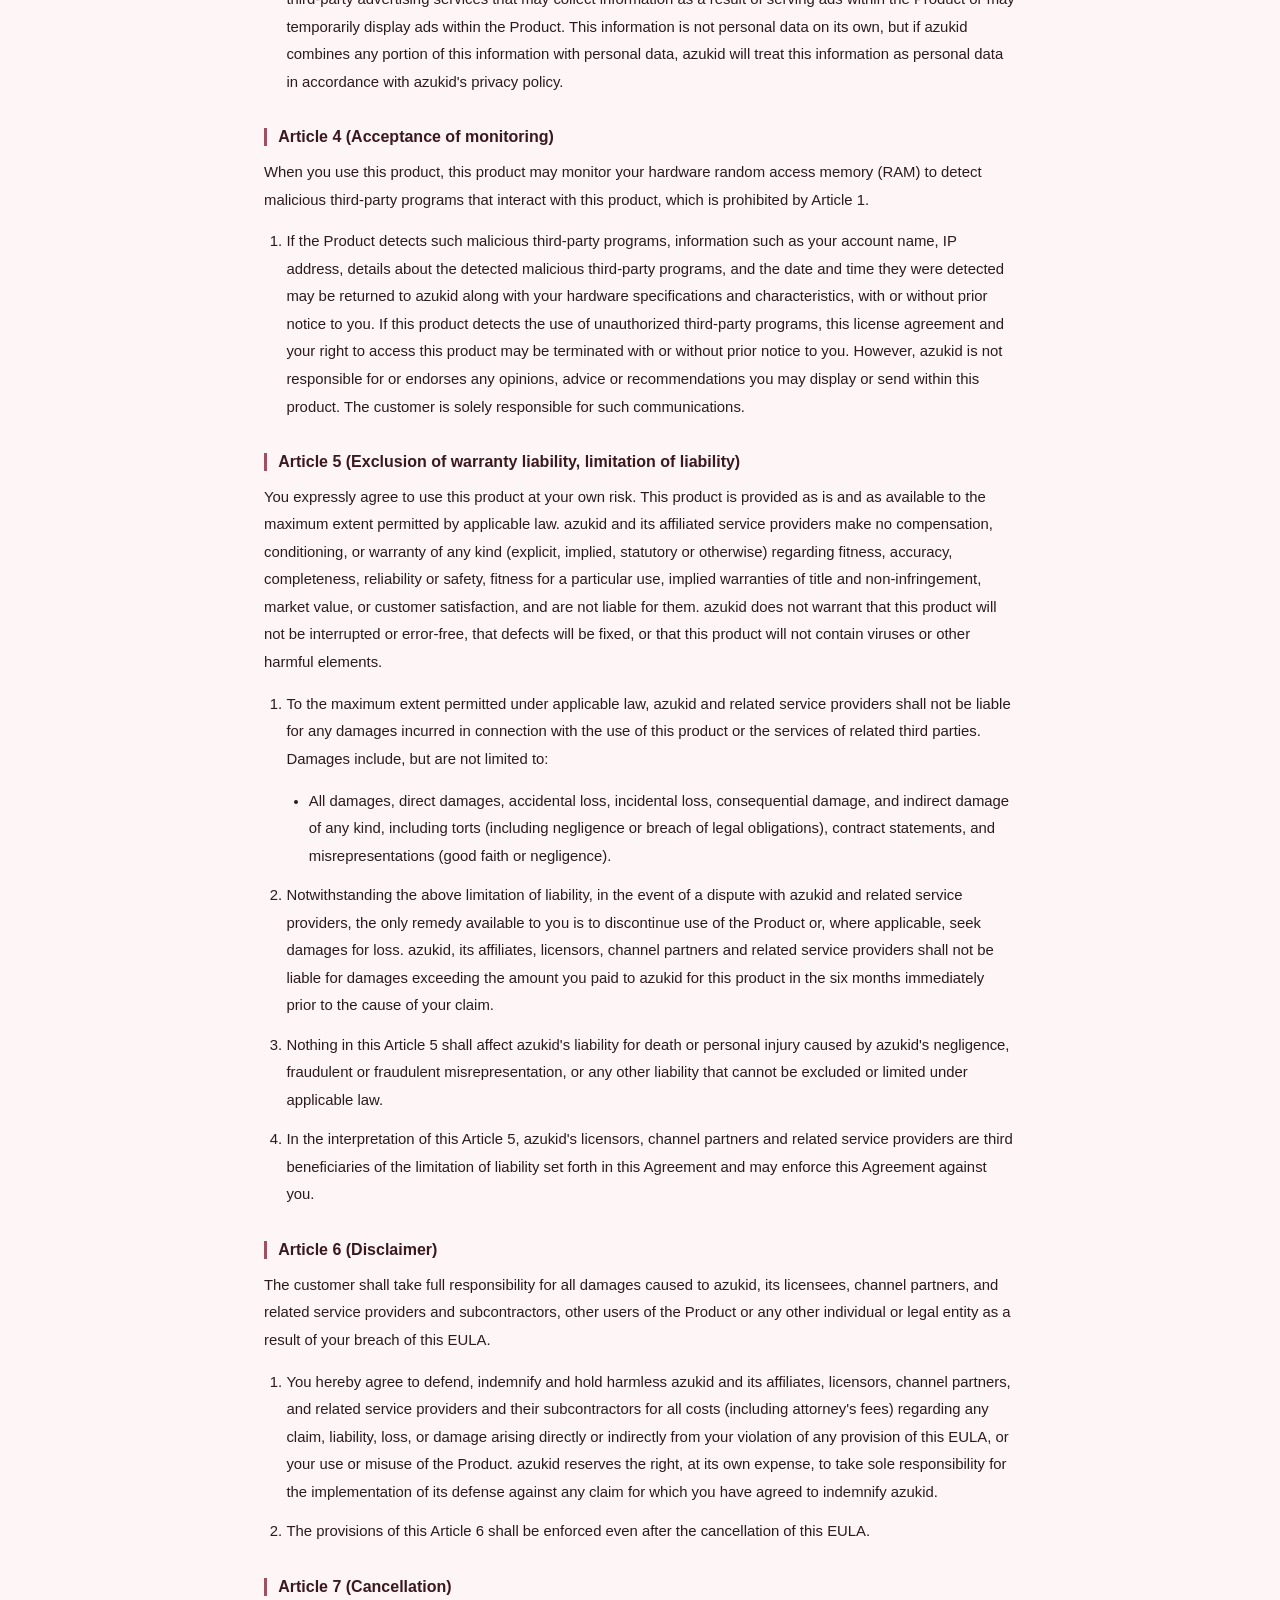
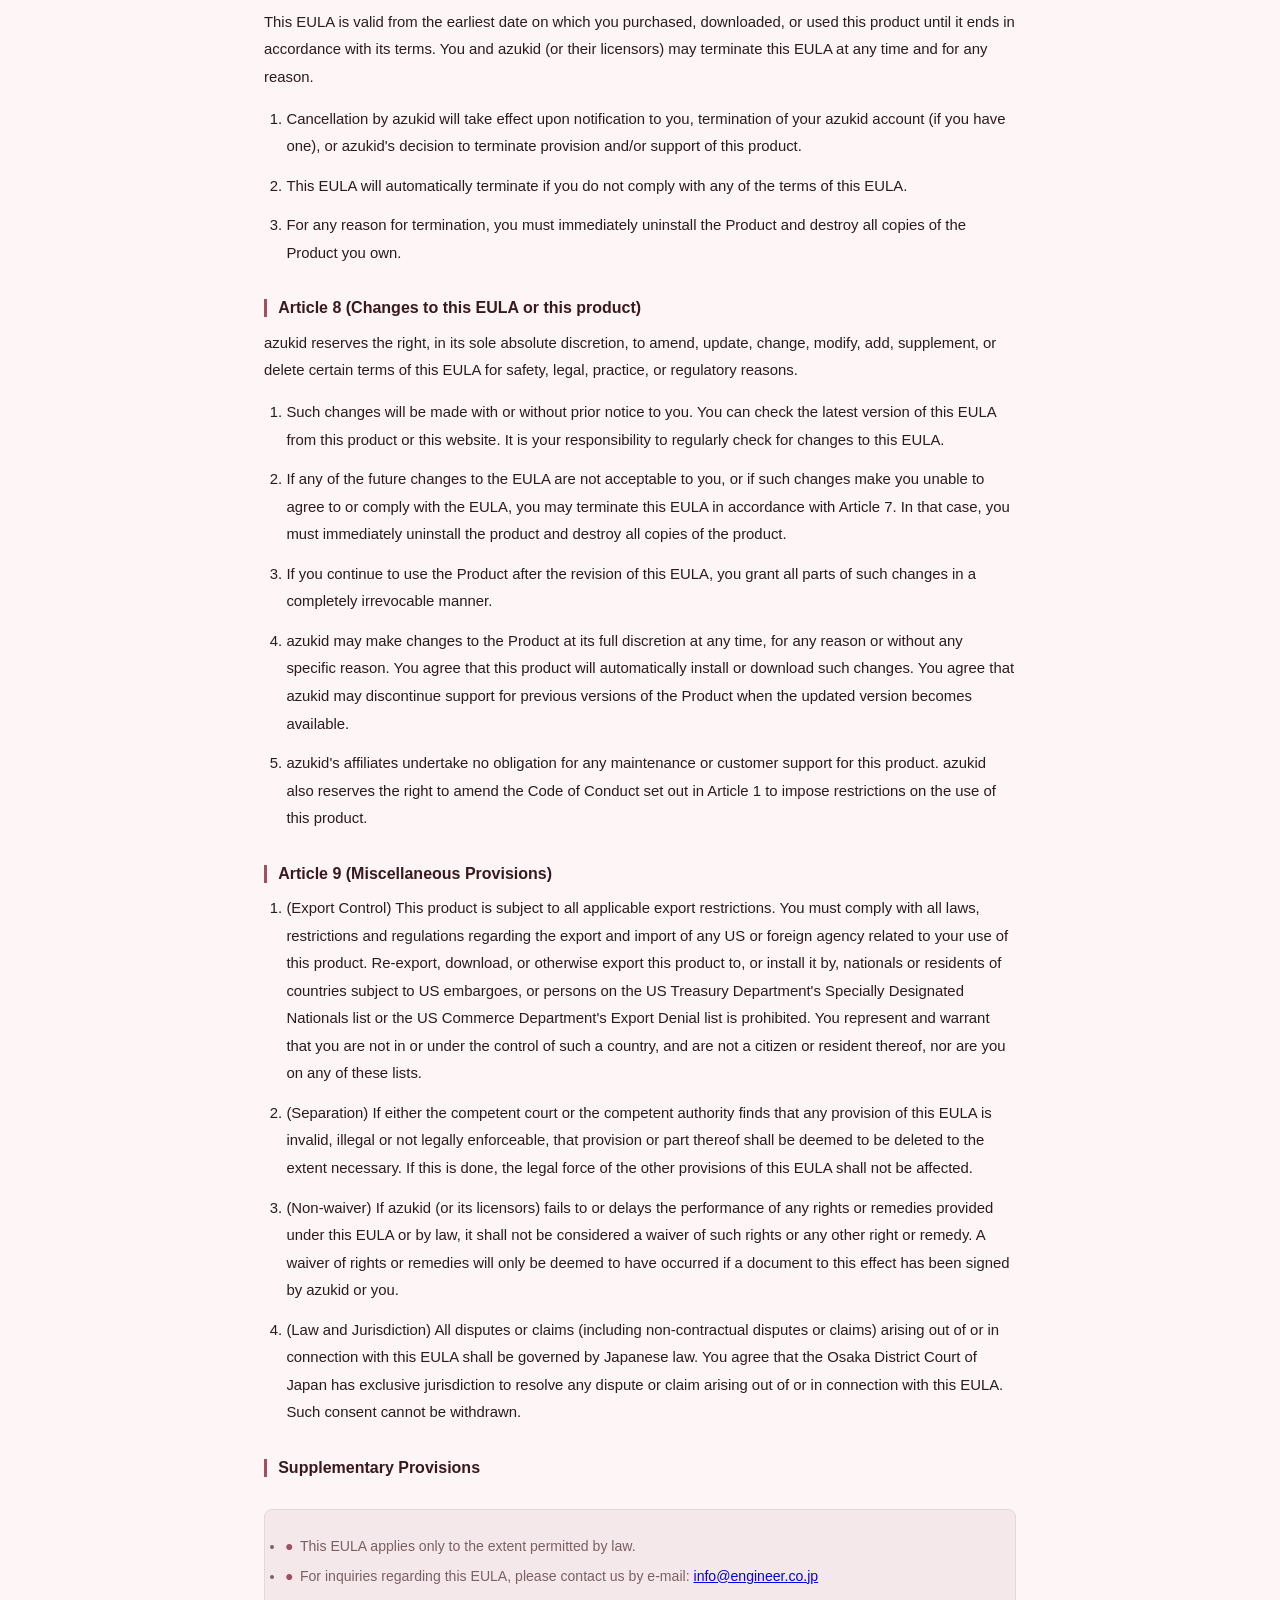
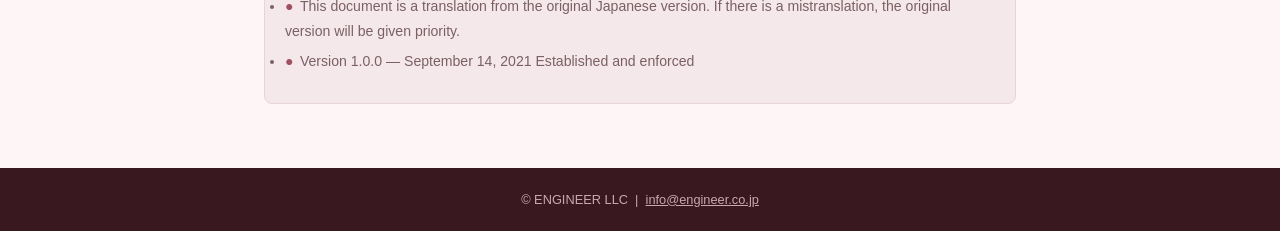
<file: docs/EULA_en.html>
<!DOCTYPE html>
<html lang="en">
<head>
  <meta charset="UTF-8">
  <meta name="viewport" content="width=device-width, initial-scale=1.0">
  <title>EULA End User License Agreement | ENGINEER LLC</title>
  <style>
    *, *::before, *::after { box-sizing: border-box; margin: 0; padding: 0; }
    :root {
      --azuki:      #a05060;
      --azuki-dark: #7a3a48;
      --azuki-deep: #3a1820;
      --azuki-light:#fdf5f6;
      --azuki-pale: #f5e8ea;
      --white:      #ffffff;
      --gray:       #7a6065;
      --border:     #e8d5d8;
    }
    body {
      font-family: "Helvetica Neue","Hiragino Sans","Hiragino Kaku Gothic ProN","Noto Sans JP",Arial,sans-serif;
      background: var(--azuki-light);
      color: #2d1a1e;
      min-height: 100vh;
    }
    header { background: var(--azuki-deep); color: var(--white); padding: 0 1.5rem; }
    .header-inner {
      max-width: 900px; margin: 0 auto; padding: 1.4rem 0;
      display: flex; align-items: center; gap: 1rem;
    }
    .logo-mark { width: 44px; height: 44px; flex-shrink: 0; }
    .logo-mark img { width: 44px; height: 44px; object-fit: contain; }
    .logo-text { flex: 1; }
    .logo-text h1 { font-size: 1.1rem; font-weight: 700; letter-spacing: .04em; }
    .logo-text p  { font-size: .75rem; color: #c8a8ae; margin-top: .1rem; letter-spacing: .06em; }
    .nav-back {
      font-size: .8rem; color: #c8a8ae; text-decoration: none;
      border: 1px solid #6a4850; border-radius: 5px;
      padding: .3rem .75rem; white-space: nowrap;
      transition: background .15s;
    }
    .nav-back:hover { background: rgba(255,255,255,.1); }

    main { max-width: 800px; margin: 0 auto; padding: 2.5rem 1.5rem 4rem; }

    article h1 {
      font-size: 1.5rem; font-weight: 700; color: var(--azuki-deep);
      border-bottom: 2px solid var(--azuki); padding-bottom: .7rem; margin-bottom: 1.5rem;
    }
    article h2 {
      font-size: 1rem; font-weight: 700; color: var(--azuki-deep);
      border-left: 3px solid var(--azuki); padding-left: .7rem;
      margin: 2rem 0 .8rem;
    }
    article p { line-height: 1.85; margin-bottom: .9rem; font-size: .93rem; }
    article ol { padding-left: 1.4rem; margin-bottom: .9rem; }
    article ol > li { line-height: 1.85; margin-bottom: .75rem; font-size: .93rem; }
    article ul { padding-left: 1.4rem; margin: .5rem 0 .75rem; }
    article ul > li { line-height: 1.85; margin-bottom: .4rem; font-size: .93rem; list-style: disc; }
    .supplement {
      background: var(--azuki-pale); border: 1px solid var(--border);
      border-radius: 8px; padding: 1rem 1.25rem; margin-top: 2rem;
    }
    .supplement ul { padding-left: 0; list-style: none; }
    .supplement ul li { font-size: .88rem; color: var(--gray); line-height: 1.8; margin-bottom: .3rem; }
    .supplement ul li::before { content: "●"; color: var(--azuki); margin-right: .4rem; }
    .translation-note {
      background: var(--azuki-pale); border-left: 3px solid var(--azuki);
      padding: .6rem 1rem; font-size: .85rem; color: var(--gray);
      margin-bottom: 1.5rem; border-radius: 0 6px 6px 0;
    }

    footer { background: var(--azuki-deep); color: #c8a8ae; text-align: center; font-size: .8rem; padding: 1.5rem 1rem; }
    footer a { color: #c8a8ae; }

    @media (max-width: 480px) {
      article h1 { font-size: 1.2rem; }
      .nav-back { display: none; }
    }
  </style>
</head>
<body>

<header>
  <div class="header-inner">
    <div class="logo-mark">
      <img src="./EG icon1024 透過.png" alt="ENGINEER LLC Logo">
    </div>
    <div class="logo-text">
      <h1>ENGINEER LLC</h1>
      <p>エンジニア合同会社</p>
    </div>
    <a class="nav-back" href="./en/index.html">← Back to Top</a>
  </div>
</header>

<main>
<article>

<h1>End User License Agreement (EULA)</h1>

<p class="translation-note">This document is a translation from the original Japanese version. If there is a mistranslation, the original version will be given priority.</p>

<p>This End User License Agreement ("EULA") governs your use of applications and software provided now or in the future by Engineers LLC or its affiliated or related creators (collectively, "azukid"), including related upgrades, patches, updates, and services (the "Product").</p>

<ol>
  <li>This EULA stipulates the principle when azukid licenses this product to the customer (hereinafter referred to as "user" or "customer") and the principle when the customer uses this product. azukid's Privacy Policy forms an important part of this EULA. By installing or using this product, you accept this EULA and your privacy policy and agree to comply with them at all times. If you do not agree to any of these, do not install or use this product.</li>
  <li>azukid reserves the right to change, modify, add or delete any provision contained in this EULA at any time, as described in Article 8 below.</li>
</ol>

<h2>Article 1 (License)</h2>

<p>Subject to your compliance with this EULA, azukid grants you a personal, non-exclusive, non-transferable, non-sublicensable, non-commercial license to install and use the Product (in whole or in part) until either you or azukid terminates this EULA (the "License"). You may not use the Product or the License for commercial purposes or permit others to use it under any circumstances without azukid's prior permission. Updates, upgrades, patches, and fixes may be required to continue using the Product on certain hardware. The Product is licensed to you, not sold.</p>

<ol>
  <li>Some of the Products may use third-party features, some of which may be managed by a third-party provider and may incur additional terms and conditions costs. You must comply with the applicable additional terms. Please check the applicable additional conditions and costs carefully.</li>
  <li>
    <p>The customer must not do the following, directly or indirectly.</p>
    <ul>
      <li>Sales, lending, leasing, licensing, distribution, marketing, or unauthorized use of this product or any part of this product for commercial purposes.</li>
      <li>Overall or partial reverse engineering, decompilation, disassembly, modification, reproduction, or creation of derivatives of this product.</li>
      <li>Deletion, modification, invalidation, or avoidance of copyright and trademark indications or other copyright and source information, public notices, or labels on or within this product.</li>
      <li>Exporting or re-exporting a copy of this product or modification that violates applicable law or regulation.</li>
    </ul>
  </li>
  <li>You agree to comply with all applicable laws, rules and regulations during the life of this product. In addition, the customer shall comply with the specific code of conduct that governs the use of this product by the customer (hereinafter referred to as the "code of conduct"). This Code of Conduct is not intended to be comprehensive and azukid may make changes to it at any time. In all cases, you may only use the Product in accordance with the expected usage of the Product.</li>
  <li>
    <p>You must not do the following. The following is an example and does not limit azukid's right to take action against you.</p>
    <ul>
      <li>All media (text, words, images, audio, video, etc.) related to this product that may incite confidentiality breaches, infringement of intellectual property or personal rights, or torts (especially privacy, cracking, and the spread of counterfeit software) by any means: create, use, share, publish.</li>
      <li>Modifying, transforming, blocking, abnormally loading, interrupting, slowing down, and/or interfering with the normal functionality of all or part of this product, its availability by other users, or the functionality of this product's partner network, or attempting those acts.</li>
      <li>Transmitting or propagating viruses, Trojans, worms, bombs, corrupted files and/or similar destructive devices or corrupted data related to this product, and/or in any way planning, participating in, or engaging in attacks on azukid's servers and/or the servers of this product and/or its service providers and partners.</li>
      <li>Creating, providing, or using alternatives (e.g. server emulators) that use this product.</li>
      <li>Spam chat by disrupting the flow of conversation by repeating posts of similar nature, whether for personal or commercial purposes.</li>
      <li>Transferring or communicating any material or content that is believed to be offensive or deemed offensive in azukid's sole discretion, including but not limited to harmful words, threats, slander, harassment, obscene or indecent content, discriminatory remarks, and content contrary to public order and morals.</li>
      <li>Harassment or threat to other users with this product.</li>
      <li>Inappropriate use of help services or request buttons, reporting false reports to azukid personnel.</li>
      <li>False allegations of being an employee or representative of azukid or its partner agents.</li>
      <li>False claims of approval related to this product or azukid.</li>
    </ul>
  </li>
</ol>

<h2>Article 2 (Ownership)</h2>

<p>All title, ownership, and intellectual property rights in and to the Product (individually or in combination, including but not limited to all text, graphics, music or audio, all messages or items containing information, fictitious characters, names, themes, objects, scenes, costumes, effects, conversations, slogans, places, letters, diagrams, concepts, choreography, videos, audiovisual effects, domain names and any other elements that are part of the Product) and some or all of the copies in this regard are owned by azukid or its licensors. This product is protected by national and international law, copyright treaties and conventions, and other laws.</p>

<ol>
  <li>This product may contain certain licensed material, in which case azukid's licensee will be able to protect its rights in the event of any breach of these Terms. Reproduction or display of the licensed material is prohibited by any means or for any reason without the prior permission of azukid and, where appropriate, azukid's licensee and representative. Except as specified in this EULA, azukid expressly reserves all rights not granted to you.</li>
  <li>This license does not give any title or ownership within the product and should not be construed as selling any rights within the product.</li>
</ol>

<h2>Article 3 (Use of the product)</h2>

<p>If you use this product on a compatible mobile device, this section applies to you and your use of this product.</p>
<p>In this EULA, "compatible mobile device" means any mobile device that can connect to the Internet and access this product. Compatible mobile devices include feature phones, smartphones, tablet computers, and personal digital assistants (PDAs).</p>

<ol>
  <li>(Use of the product) The customer must have access to the electronic communication network in order to use this product on a compatible mobile device. You are responsible for all connection charges (cell phone company and/or mobile operator charges, but not limited to this). You understand that the quality, response time, or access to certain features of the Product may depend on the performance of your compatible mobile devices and electronic communications networks. azukid does not take any responsibility for any loss of user comfort in any case. You acknowledge that this product may not be available on all mobile devices or through all carriers or network service providers.</li>
  <li>(Collection of personal data) azukid may collect and store customer data related to your use of the product, your connection information, and your compatible mobile device in order to provide you with a better experience, service, and product support. Certain data is recorded, archived, analyzed and used to create user statistics. Your privacy is very important to azukid and we will not disclose your personal data to any third party except as expressly permitted by you or for special reasons. azukid may be obligated to disclose or share your personal data in order to comply with legal obligations or to protect azukid's rights and the rights of other users and third parties. For more information about azukid's use of your personal data, please see our Privacy Policy.</li>
  <li>(Analysis Tools and Advertising Services) azukid uses third-party analysis tools to collect information about your and other users' usage habits and the use of this product. The information collected includes, but is not limited to, mobile device-specific identification information or other device identification information and settings, carriers, operating systems, localization information, date and time when this product was used, statistical information, function usage, ad conversion rates, rates of return, and purchase history. azukid uses third-party advertising services that may collect information as a result of serving ads within the Product or may temporarily display ads within the Product. This information is not personal data on its own, but if azukid combines any portion of this information with personal data, azukid will treat this information as personal data in accordance with azukid's privacy policy.</li>
</ol>

<h2>Article 4 (Acceptance of monitoring)</h2>

<p>When you use this product, this product may monitor your hardware random access memory (RAM) to detect malicious third-party programs that interact with this product, which is prohibited by Article 1.</p>

<ol>
  <li>If the Product detects such malicious third-party programs, information such as your account name, IP address, details about the detected malicious third-party programs, and the date and time they were detected may be returned to azukid along with your hardware specifications and characteristics, with or without prior notice to you. If this product detects the use of unauthorized third-party programs, this license agreement and your right to access this product may be terminated with or without prior notice to you. However, azukid is not responsible for or endorses any opinions, advice or recommendations you may display or send within this product. The customer is solely responsible for such communications.</li>
</ol>

<h2>Article 5 (Exclusion of warranty liability, limitation of liability)</h2>

<p>You expressly agree to use this product at your own risk. This product is provided as is and as available to the maximum extent permitted by applicable law. azukid and its affiliated service providers make no compensation, conditioning, or warranty of any kind (explicit, implied, statutory or otherwise) regarding fitness, accuracy, completeness, reliability or safety, fitness for a particular use, implied warranties of title and non-infringement, market value, or customer satisfaction, and are not liable for them. azukid does not warrant that this product will not be interrupted or error-free, that defects will be fixed, or that this product will not contain viruses or other harmful elements.</p>

<ol>
  <li>
    <p>To the maximum extent permitted under applicable law, azukid and related service providers shall not be liable for any damages incurred in connection with the use of this product or the services of related third parties. Damages include, but are not limited to:</p>
    <ul>
      <li>All damages, direct damages, accidental loss, incidental loss, consequential damage, and indirect damage of any kind, including torts (including negligence or breach of legal obligations), contract statements, and misrepresentations (good faith or negligence).</li>
    </ul>
  </li>
  <li>Notwithstanding the above limitation of liability, in the event of a dispute with azukid and related service providers, the only remedy available to you is to discontinue use of the Product or, where applicable, seek damages for loss. azukid, its affiliates, licensors, channel partners and related service providers shall not be liable for damages exceeding the amount you paid to azukid for this product in the six months immediately prior to the cause of your claim.</li>
  <li>Nothing in this Article 5 shall affect azukid's liability for death or personal injury caused by azukid's negligence, fraudulent or fraudulent misrepresentation, or any other liability that cannot be excluded or limited under applicable law.</li>
  <li>In the interpretation of this Article 5, azukid's licensors, channel partners and related service providers are third beneficiaries of the limitation of liability set forth in this Agreement and may enforce this Agreement against you.</li>
</ol>

<h2>Article 6 (Disclaimer)</h2>

<p>The customer shall take full responsibility for all damages caused to azukid, its licensees, channel partners, and related service providers and subcontractors, other users of the Product or any other individual or legal entity as a result of your breach of this EULA.</p>

<ol>
  <li>You hereby agree to defend, indemnify and hold harmless azukid and its affiliates, licensors, channel partners, and related service providers and their subcontractors for all costs (including attorney's fees) regarding any claim, liability, loss, or damage arising directly or indirectly from your violation of any provision of this EULA, or your use or misuse of the Product. azukid reserves the right, at its own expense, to take sole responsibility for the implementation of its defense against any claim for which you have agreed to indemnify azukid.</li>
  <li>The provisions of this Article 6 shall be enforced even after the cancellation of this EULA.</li>
</ol>

<h2>Article 7 (Cancellation)</h2>

<p>This EULA is valid from the earliest date on which you purchased, downloaded, or used this product until it ends in accordance with its terms. You and azukid (or their licensors) may terminate this EULA at any time and for any reason.</p>

<ol>
  <li>Cancellation by azukid will take effect upon notification to you, termination of your azukid account (if you have one), or azukid's decision to terminate provision and/or support of this product.</li>
  <li>This EULA will automatically terminate if you do not comply with any of the terms of this EULA.</li>
  <li>For any reason for termination, you must immediately uninstall the Product and destroy all copies of the Product you own.</li>
</ol>

<h2>Article 8 (Changes to this EULA or this product)</h2>

<p>azukid reserves the right, in its sole absolute discretion, to amend, update, change, modify, add, supplement, or delete certain terms of this EULA for safety, legal, practice, or regulatory reasons.</p>

<ol>
  <li>Such changes will be made with or without prior notice to you. You can check the latest version of this EULA from this product or this website. It is your responsibility to regularly check for changes to this EULA.</li>
  <li>If any of the future changes to the EULA are not acceptable to you, or if such changes make you unable to agree to or comply with the EULA, you may terminate this EULA in accordance with Article 7. In that case, you must immediately uninstall the product and destroy all copies of the product.</li>
  <li>If you continue to use the Product after the revision of this EULA, you grant all parts of such changes in a completely irrevocable manner.</li>
  <li>azukid may make changes to the Product at its full discretion at any time, for any reason or without any specific reason. You agree that this product will automatically install or download such changes. You agree that azukid may discontinue support for previous versions of the Product when the updated version becomes available.</li>
  <li>azukid's affiliates undertake no obligation for any maintenance or customer support for this product. azukid also reserves the right to amend the Code of Conduct set out in Article 1 to impose restrictions on the use of this product.</li>
</ol>

<h2>Article 9 (Miscellaneous Provisions)</h2>

<ol>
  <li>(Export Control) This product is subject to all applicable export restrictions. You must comply with all laws, restrictions and regulations regarding the export and import of any US or foreign agency related to your use of this product. Re-export, download, or otherwise export this product to, or install it by, nationals or residents of countries subject to US embargoes, or persons on the US Treasury Department's Specially Designated Nationals list or the US Commerce Department's Export Denial list is prohibited. You represent and warrant that you are not in or under the control of such a country, and are not a citizen or resident thereof, nor are you on any of these lists.</li>
  <li>(Separation) If either the competent court or the competent authority finds that any provision of this EULA is invalid, illegal or not legally enforceable, that provision or part thereof shall be deemed to be deleted to the extent necessary. If this is done, the legal force of the other provisions of this EULA shall not be affected.</li>
  <li>(Non-waiver) If azukid (or its licensors) fails to or delays the performance of any rights or remedies provided under this EULA or by law, it shall not be considered a waiver of such rights or any other right or remedy. A waiver of rights or remedies will only be deemed to have occurred if a document to this effect has been signed by azukid or you.</li>
  <li>(Law and Jurisdiction) All disputes or claims (including non-contractual disputes or claims) arising out of or in connection with this EULA shall be governed by Japanese law. You agree that the Osaka District Court of Japan has exclusive jurisdiction to resolve any dispute or claim arising out of or in connection with this EULA. Such consent cannot be withdrawn.</li>
</ol>

<h2>Supplementary Provisions</h2>
<div class="supplement">
  <ul>
    <li>This EULA applies only to the extent permitted by law.</li>
    <li>For inquiries regarding this EULA, please contact us by e-mail: <a href="mailto:info@engineer.co.jp">info@engineer.co.jp</a></li>
    <li>This document is a translation from the original Japanese version. If there is a mistranslation, the original version will be given priority.</li>
    <li>Version 1.0.0 — September 14, 2021 Established and enforced</li>
  </ul>
</div>

</article>
</main>

<footer>
  &copy; ENGINEER LLC &nbsp;|&nbsp; <a href="mailto:info@engineer.co.jp">info@engineer.co.jp</a>
</footer>

</body>
</html>
</file>
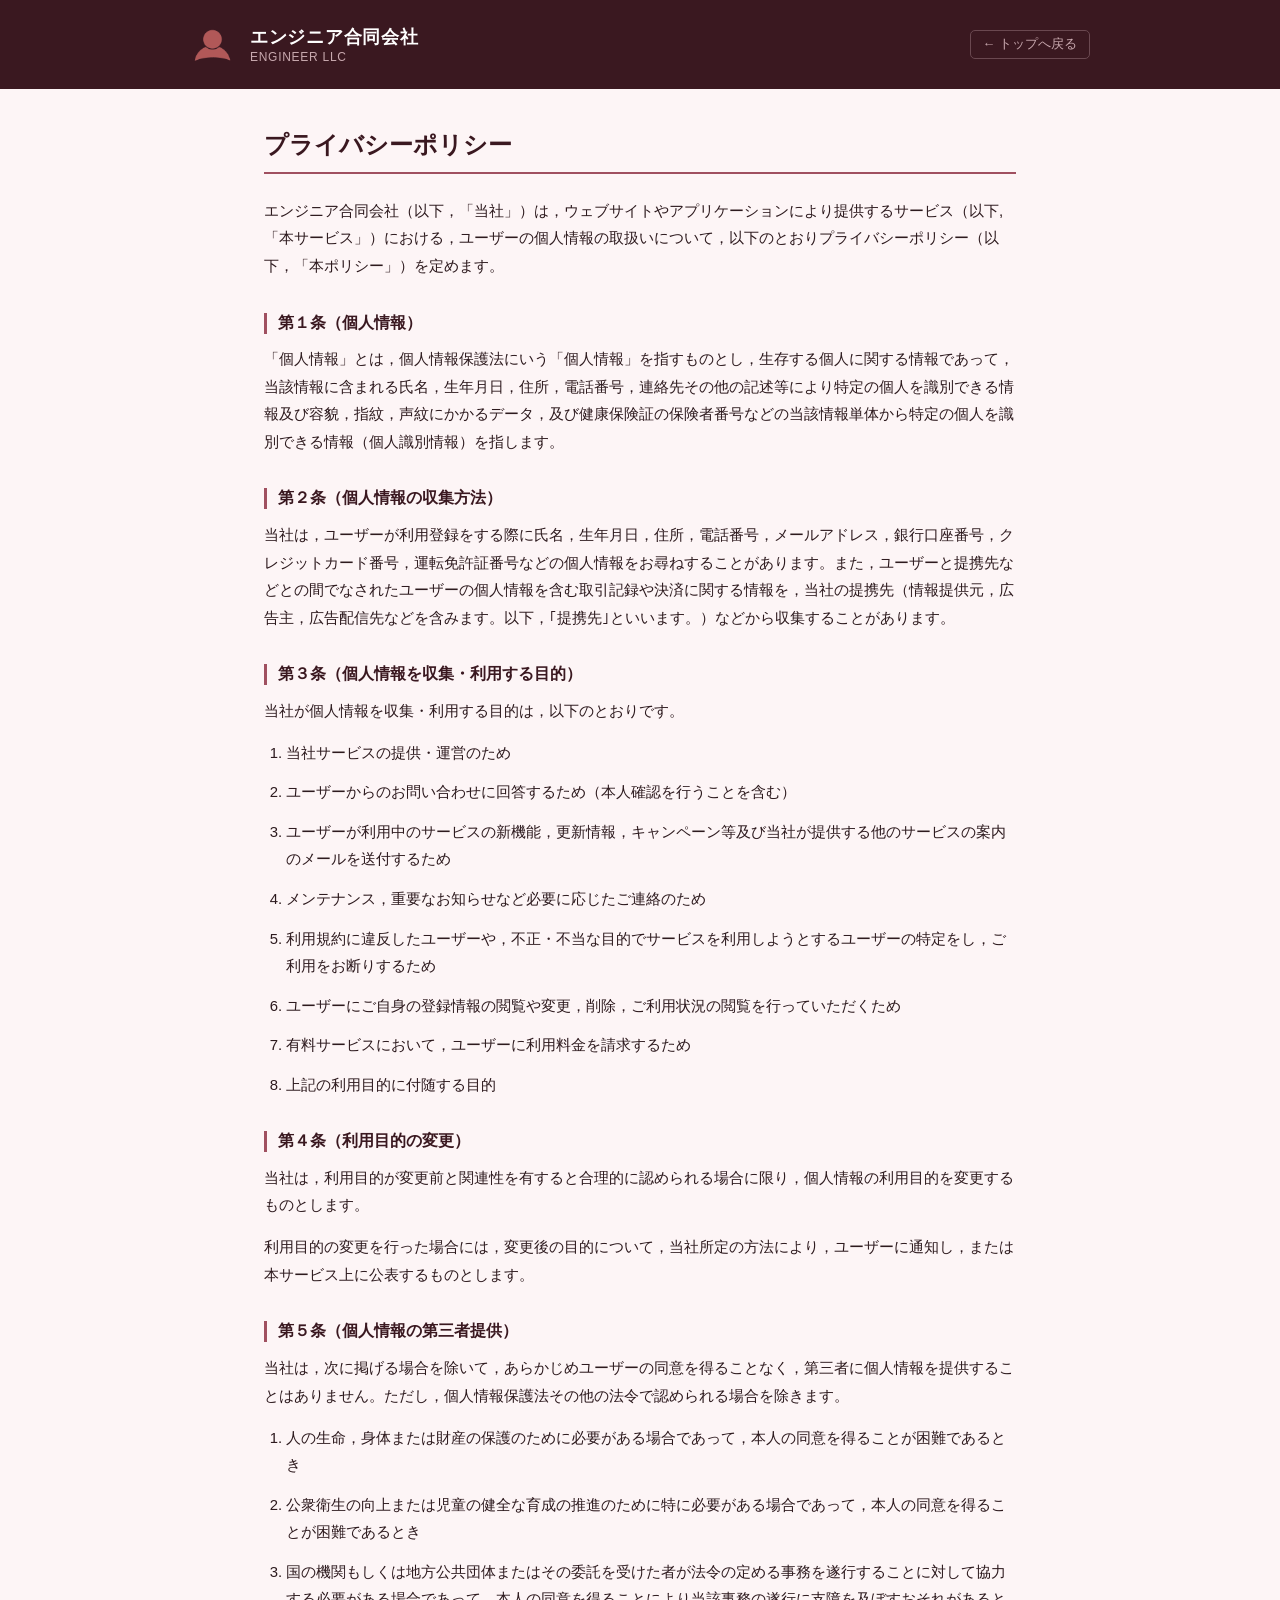
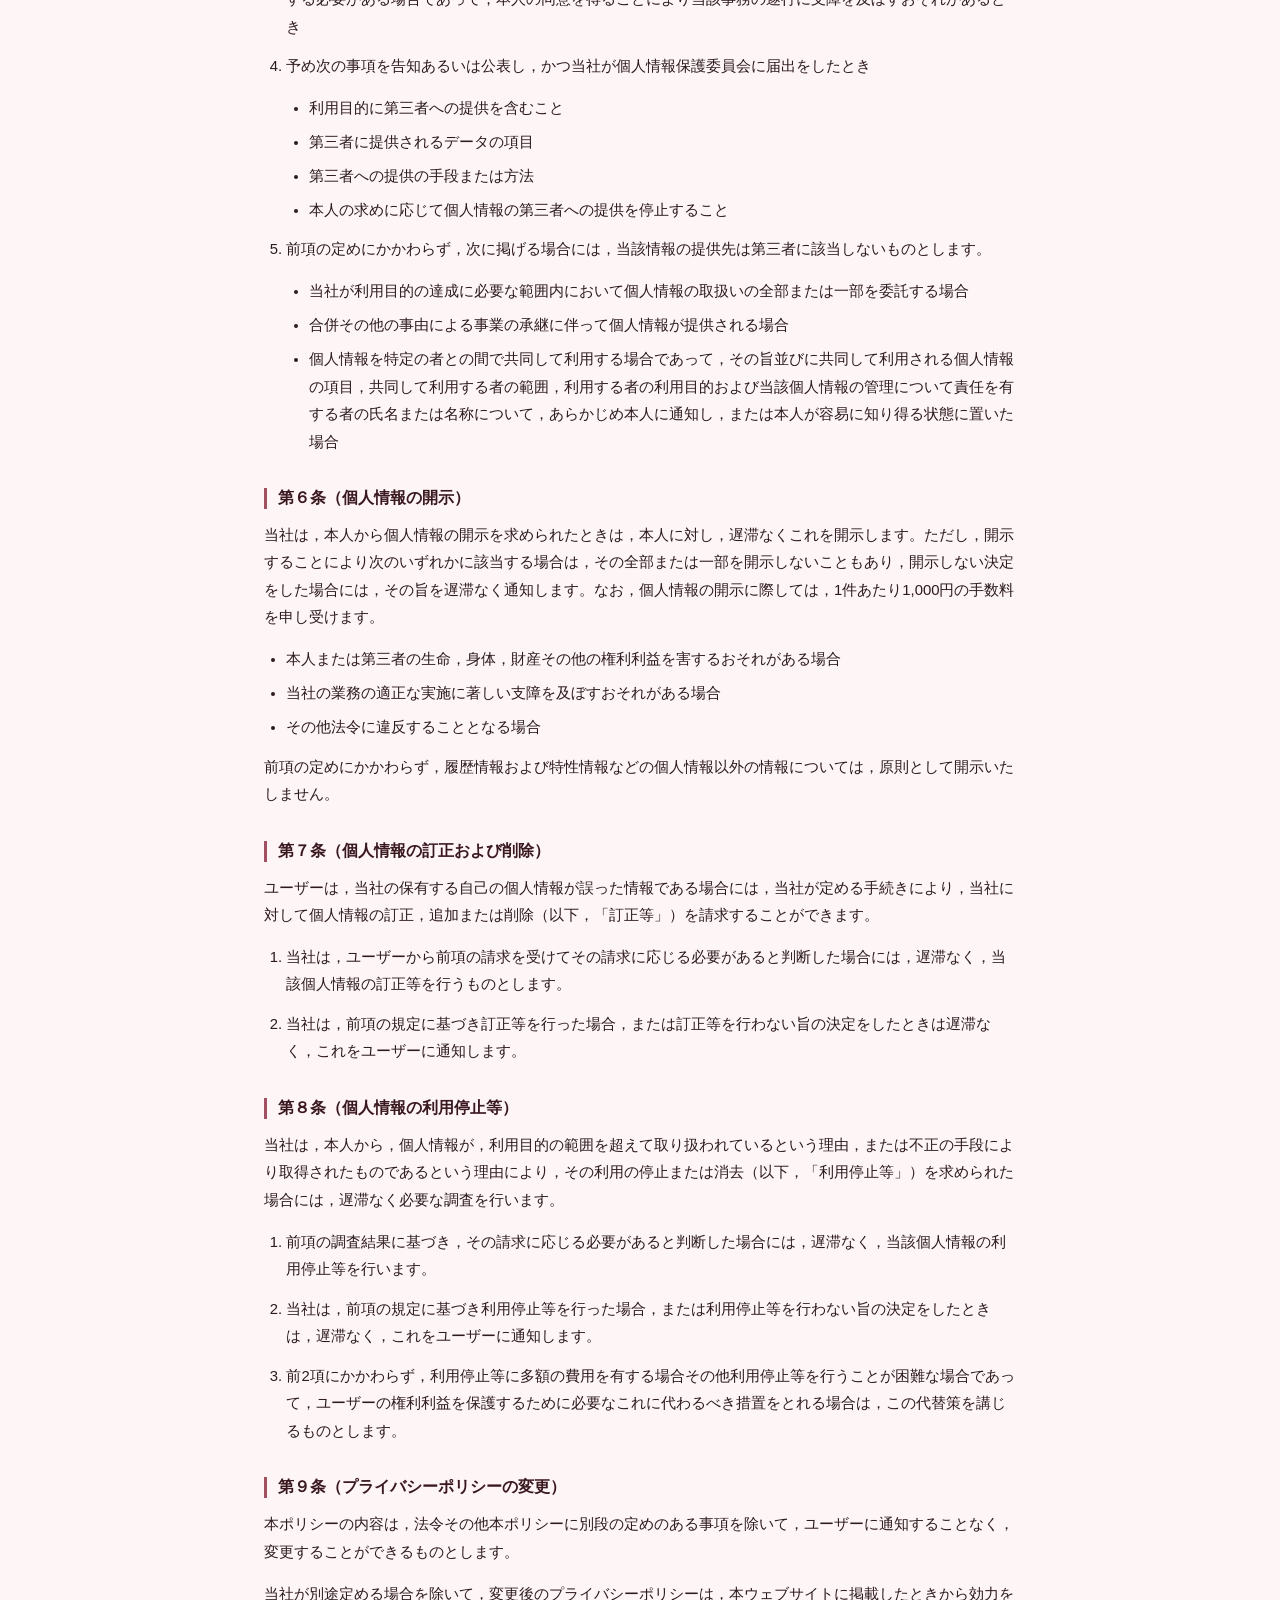
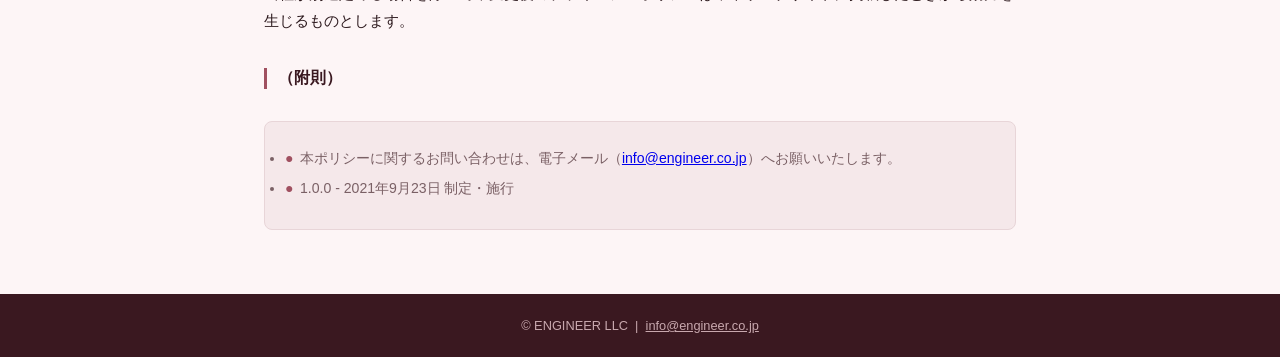
<file: docs/PrivacyPolicy.html>
<!DOCTYPE html>
<html lang="ja">
<head>
  <meta charset="UTF-8">
  <meta name="viewport" content="width=device-width, initial-scale=1.0">
  <title>プライバシーポリシー | エンジニア合同会社</title>
  <style>
    *, *::before, *::after { box-sizing: border-box; margin: 0; padding: 0; }
    :root {
      --azuki:      #a05060;
      --azuki-dark: #7a3a48;
      --azuki-deep: #3a1820;
      --azuki-light:#fdf5f6;
      --azuki-pale: #f5e8ea;
      --white:      #ffffff;
      --gray:       #7a6065;
      --border:     #e8d5d8;
    }
    body {
      font-family: "Helvetica Neue","Hiragino Sans","Hiragino Kaku Gothic ProN","Noto Sans JP",Arial,sans-serif;
      background: var(--azuki-light);
      color: #2d1a1e;
      min-height: 100vh;
    }
    header { background: var(--azuki-deep); color: var(--white); padding: 0 1.5rem; }
    .header-inner {
      max-width: 900px; margin: 0 auto; padding: 1.4rem 0;
      display: flex; align-items: center; gap: 1rem;
    }
    .logo-mark { width: 44px; height: 44px; flex-shrink: 0; }
    .logo-mark img { width: 44px; height: 44px; object-fit: contain; }
    .logo-text { flex: 1; }
    .logo-text h1 { font-size: 1.1rem; font-weight: 700; letter-spacing: .04em; }
    .logo-text p  { font-size: .75rem; color: #c8a8ae; margin-top: .1rem; letter-spacing: .06em; }
    .nav-back {
      font-size: .8rem; color: #c8a8ae; text-decoration: none;
      border: 1px solid #6a4850; border-radius: 5px;
      padding: .3rem .75rem; white-space: nowrap;
      transition: background .15s;
    }
    .nav-back:hover { background: rgba(255,255,255,.1); }

    main { max-width: 800px; margin: 0 auto; padding: 2.5rem 1.5rem 4rem; }

    article h1 {
      font-size: 1.5rem; font-weight: 700; color: var(--azuki-deep);
      border-bottom: 2px solid var(--azuki); padding-bottom: .7rem; margin-bottom: 1.5rem;
    }
    article h2 {
      font-size: 1rem; font-weight: 700; color: var(--azuki-deep);
      border-left: 3px solid var(--azuki); padding-left: .7rem;
      margin: 2rem 0 .8rem;
    }
    article p { line-height: 1.85; margin-bottom: .9rem; font-size: .93rem; }
    article ol { padding-left: 1.4rem; margin-bottom: .9rem; }
    article ol > li { line-height: 1.85; margin-bottom: .75rem; font-size: .93rem; }
    article ul { padding-left: 1.4rem; margin: .5rem 0 .75rem; }
    article ul > li { line-height: 1.85; margin-bottom: .4rem; font-size: .93rem; list-style: disc; }
    .supplement {
      background: var(--azuki-pale); border: 1px solid var(--border);
      border-radius: 8px; padding: 1rem 1.25rem; margin-top: 2rem;
    }
    .supplement ul { padding-left: 0; list-style: none; }
    .supplement ul li { font-size: .88rem; color: var(--gray); line-height: 1.8; margin-bottom: .3rem; }
    .supplement ul li::before { content: "●"; color: var(--azuki); margin-right: .4rem; }

    footer { background: var(--azuki-deep); color: #c8a8ae; text-align: center; font-size: .8rem; padding: 1.5rem 1rem; }
    footer a { color: #c8a8ae; }

    @media (max-width: 480px) {
      article h1 { font-size: 1.2rem; }
      .nav-back { display: none; }
    }
  </style>
</head>
<body>

<header>
  <div class="header-inner">
    <div class="logo-mark">
      <img src="./EG icon1024 透過.png" alt="エンジニア合同会社ロゴ">
    </div>
    <div class="logo-text">
      <h1>エンジニア合同会社</h1>
      <p>ENGINEER LLC</p>
    </div>
    <a class="nav-back" href="./jp/index.html">← トップへ戻る</a>
  </div>
</header>

<main>
<article>

<h1>プライバシーポリシー</h1>

<p>エンジニア合同会社（以下，「当社」）は，ウェブサイトやアプリケーションにより提供するサービス（以下,「本サービス」）における，ユーザーの個人情報の取扱いについて，以下のとおりプライバシーポリシー（以下，「本ポリシー」）を定めます。</p>

<h2>第１条（個人情報）</h2>

<p>「個人情報」とは，個人情報保護法にいう「個人情報」を指すものとし，生存する個人に関する情報であって，当該情報に含まれる氏名，生年月日，住所，電話番号，連絡先その他の記述等により特定の個人を識別できる情報及び容貌，指紋，声紋にかかるデータ，及び健康保険証の保険者番号などの当該情報単体から特定の個人を識別できる情報（個人識別情報）を指します。</p>

<h2>第２条（個人情報の収集方法）</h2>

<p>当社は，ユーザーが利用登録をする際に氏名，生年月日，住所，電話番号，メールアドレス，銀行口座番号，クレジットカード番号，運転免許証番号などの個人情報をお尋ねすることがあります。また，ユーザーと提携先などとの間でなされたユーザーの個人情報を含む取引記録や決済に関する情報を，当社の提携先（情報提供元，広告主，広告配信先などを含みます。以下，｢提携先｣といいます。）などから収集することがあります。</p>

<h2>第３条（個人情報を収集・利用する目的）</h2>

<p>当社が個人情報を収集・利用する目的は，以下のとおりです。</p>

<ol>
  <li>当社サービスの提供・運営のため</li>
  <li>ユーザーからのお問い合わせに回答するため（本人確認を行うことを含む）</li>
  <li>ユーザーが利用中のサービスの新機能，更新情報，キャンペーン等及び当社が提供する他のサービスの案内のメールを送付するため</li>
  <li>メンテナンス，重要なお知らせなど必要に応じたご連絡のため</li>
  <li>利用規約に違反したユーザーや，不正・不当な目的でサービスを利用しようとするユーザーの特定をし，ご利用をお断りするため</li>
  <li>ユーザーにご自身の登録情報の閲覧や変更，削除，ご利用状況の閲覧を行っていただくため</li>
  <li>有料サービスにおいて，ユーザーに利用料金を請求するため</li>
  <li>上記の利用目的に付随する目的</li>
</ol>

<h2>第４条（利用目的の変更）</h2>

<p>当社は，利用目的が変更前と関連性を有すると合理的に認められる場合に限り，個人情報の利用目的を変更するものとします。</p>
<p>利用目的の変更を行った場合には，変更後の目的について，当社所定の方法により，ユーザーに通知し，または本サービス上に公表するものとします。</p>

<h2>第５条（個人情報の第三者提供）</h2>

<p>当社は，次に掲げる場合を除いて，あらかじめユーザーの同意を得ることなく，第三者に個人情報を提供することはありません。ただし，個人情報保護法その他の法令で認められる場合を除きます。</p>

<ol>
  <li>人の生命，身体または財産の保護のために必要がある場合であって，本人の同意を得ることが困難であるとき</li>
  <li>公衆衛生の向上または児童の健全な育成の推進のために特に必要がある場合であって，本人の同意を得ることが困難であるとき</li>
  <li>国の機関もしくは地方公共団体またはその委託を受けた者が法令の定める事務を遂行することに対して協力する必要がある場合であって，本人の同意を得ることにより当該事務の遂行に支障を及ぼすおそれがあるとき</li>
  <li>
    <p>予め次の事項を告知あるいは公表し，かつ当社が個人情報保護委員会に届出をしたとき</p>
    <ul>
      <li>利用目的に第三者への提供を含むこと</li>
      <li>第三者に提供されるデータの項目</li>
      <li>第三者への提供の手段または方法</li>
      <li>本人の求めに応じて個人情報の第三者への提供を停止すること</li>
    </ul>
  </li>
  <li>
    <p>前項の定めにかかわらず，次に掲げる場合には，当該情報の提供先は第三者に該当しないものとします。</p>
    <ul>
      <li>当社が利用目的の達成に必要な範囲内において個人情報の取扱いの全部または一部を委託する場合</li>
      <li>合併その他の事由による事業の承継に伴って個人情報が提供される場合</li>
      <li>個人情報を特定の者との間で共同して利用する場合であって，その旨並びに共同して利用される個人情報の項目，共同して利用する者の範囲，利用する者の利用目的および当該個人情報の管理について責任を有する者の氏名または名称について，あらかじめ本人に通知し，または本人が容易に知り得る状態に置いた場合</li>
    </ul>
  </li>
</ol>

<h2>第６条（個人情報の開示）</h2>

<p>当社は，本人から個人情報の開示を求められたときは，本人に対し，遅滞なくこれを開示します。ただし，開示することにより次のいずれかに該当する場合は，その全部または一部を開示しないこともあり，開示しない決定をした場合には，その旨を遅滞なく通知します。なお，個人情報の開示に際しては，1件あたり1,000円の手数料を申し受けます。</p>

<ul>
  <li>本人または第三者の生命，身体，財産その他の権利利益を害するおそれがある場合</li>
  <li>当社の業務の適正な実施に著しい支障を及ぼすおそれがある場合</li>
  <li>その他法令に違反することとなる場合</li>
</ul>

<p>前項の定めにかかわらず，履歴情報および特性情報などの個人情報以外の情報については，原則として開示いたしません。</p>

<h2>第７条（個人情報の訂正および削除）</h2>

<p>ユーザーは，当社の保有する自己の個人情報が誤った情報である場合には，当社が定める手続きにより，当社に対して個人情報の訂正，追加または削除（以下，「訂正等」）を請求することができます。</p>

<ol>
  <li>当社は，ユーザーから前項の請求を受けてその請求に応じる必要があると判断した場合には，遅滞なく，当該個人情報の訂正等を行うものとします。</li>
  <li>当社は，前項の規定に基づき訂正等を行った場合，または訂正等を行わない旨の決定をしたときは遅滞なく，これをユーザーに通知します。</li>
</ol>

<h2>第８条（個人情報の利用停止等）</h2>

<p>当社は，本人から，個人情報が，利用目的の範囲を超えて取り扱われているという理由，または不正の手段により取得されたものであるという理由により，その利用の停止または消去（以下，「利用停止等」）を求められた場合には，遅滞なく必要な調査を行います。</p>

<ol>
  <li>前項の調査結果に基づき，その請求に応じる必要があると判断した場合には，遅滞なく，当該個人情報の利用停止等を行います。</li>
  <li>当社は，前項の規定に基づき利用停止等を行った場合，または利用停止等を行わない旨の決定をしたときは，遅滞なく，これをユーザーに通知します。</li>
  <li>前2項にかかわらず，利用停止等に多額の費用を有する場合その他利用停止等を行うことが困難な場合であって，ユーザーの権利利益を保護するために必要なこれに代わるべき措置をとれる場合は，この代替策を講じるものとします。</li>
</ol>

<h2>第９条（プライバシーポリシーの変更）</h2>

<p>本ポリシーの内容は，法令その他本ポリシーに別段の定めのある事項を除いて，ユーザーに通知することなく，変更することができるものとします。</p>
<p>当社が別途定める場合を除いて，変更後のプライバシーポリシーは，本ウェブサイトに掲載したときから効力を生じるものとします。</p>

<h2>（附則）</h2>
<div class="supplement">
  <ul>
    <li>本ポリシーに関するお問い合わせは、電子メール（<a href="mailto:info@engineer.co.jp">info@engineer.co.jp</a>）へお願いいたします。</li>
    <li>1.0.0 - 2021年9月23日 制定・施行</li>
  </ul>
</div>

</article>
</main>

<footer>
  &copy; ENGINEER LLC &nbsp;|&nbsp; <a href="mailto:info@engineer.co.jp">info@engineer.co.jp</a>
</footer>

</body>
</html>
</file>
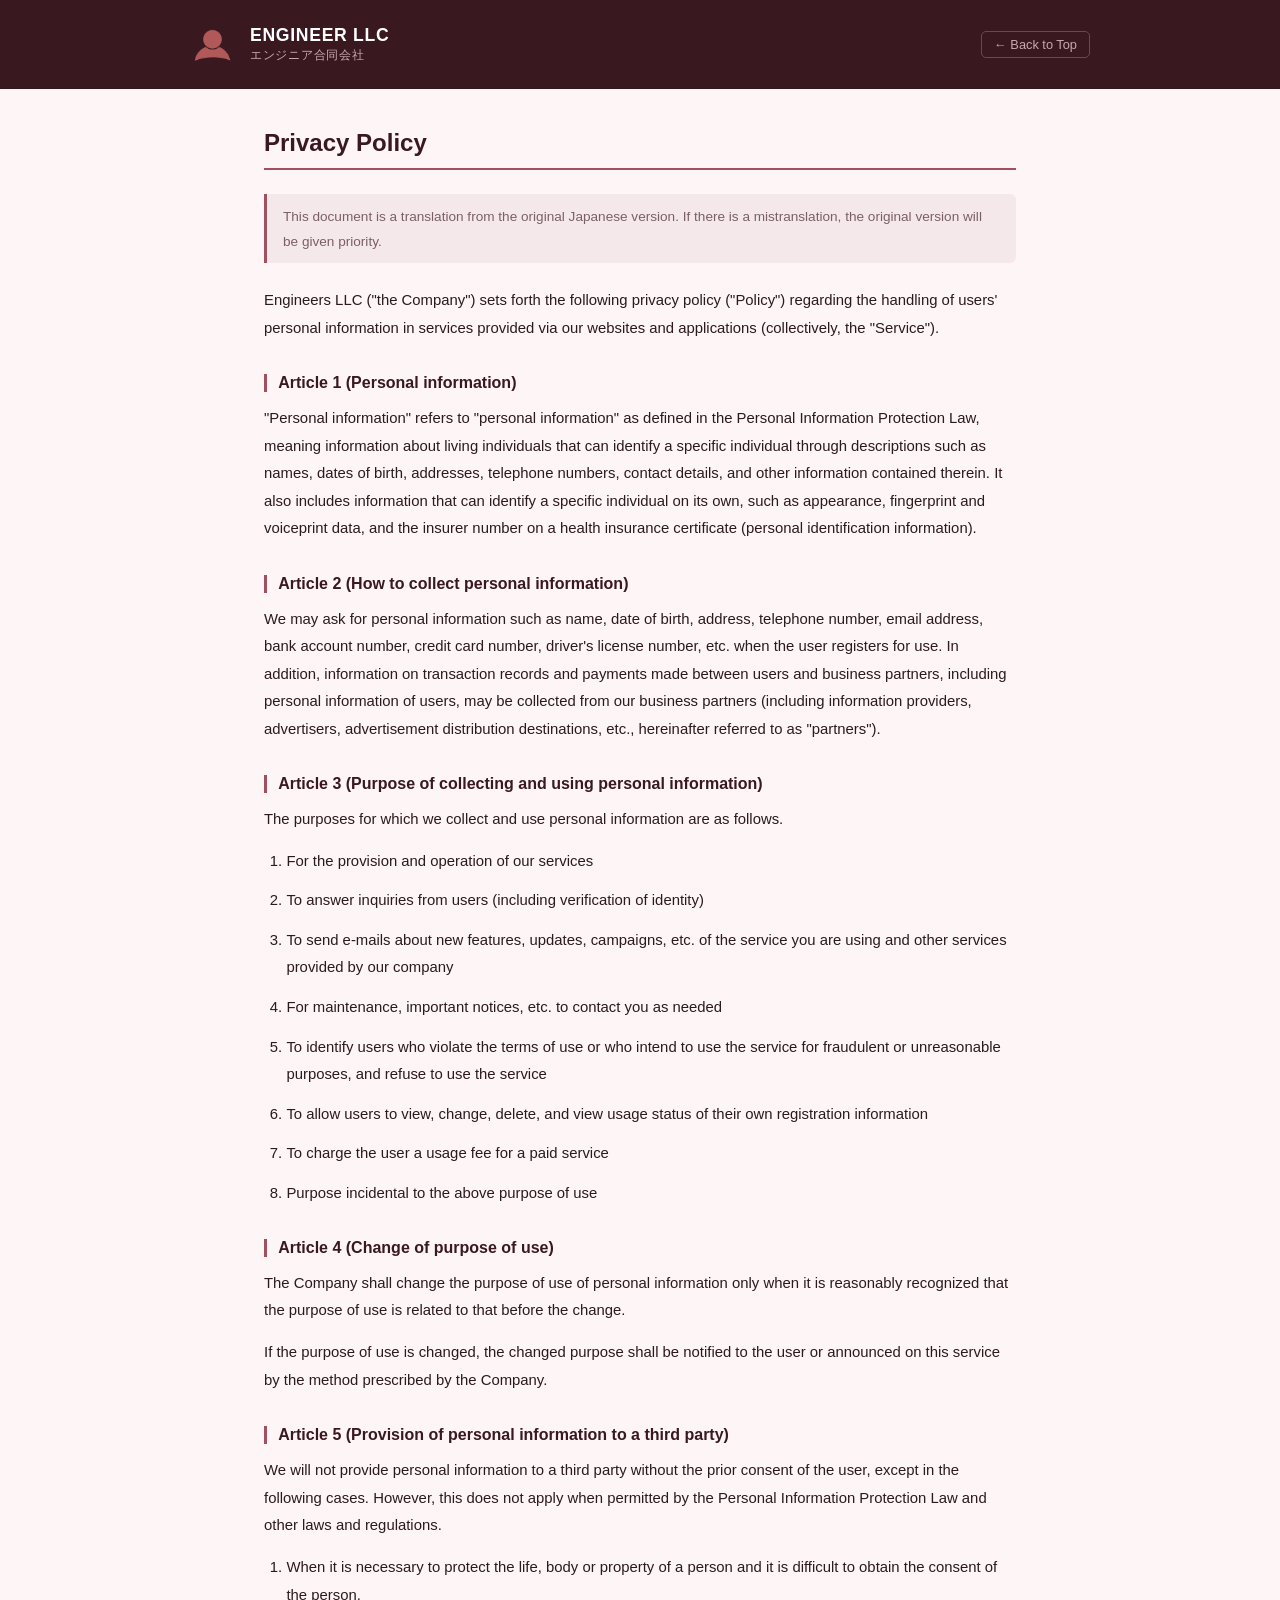
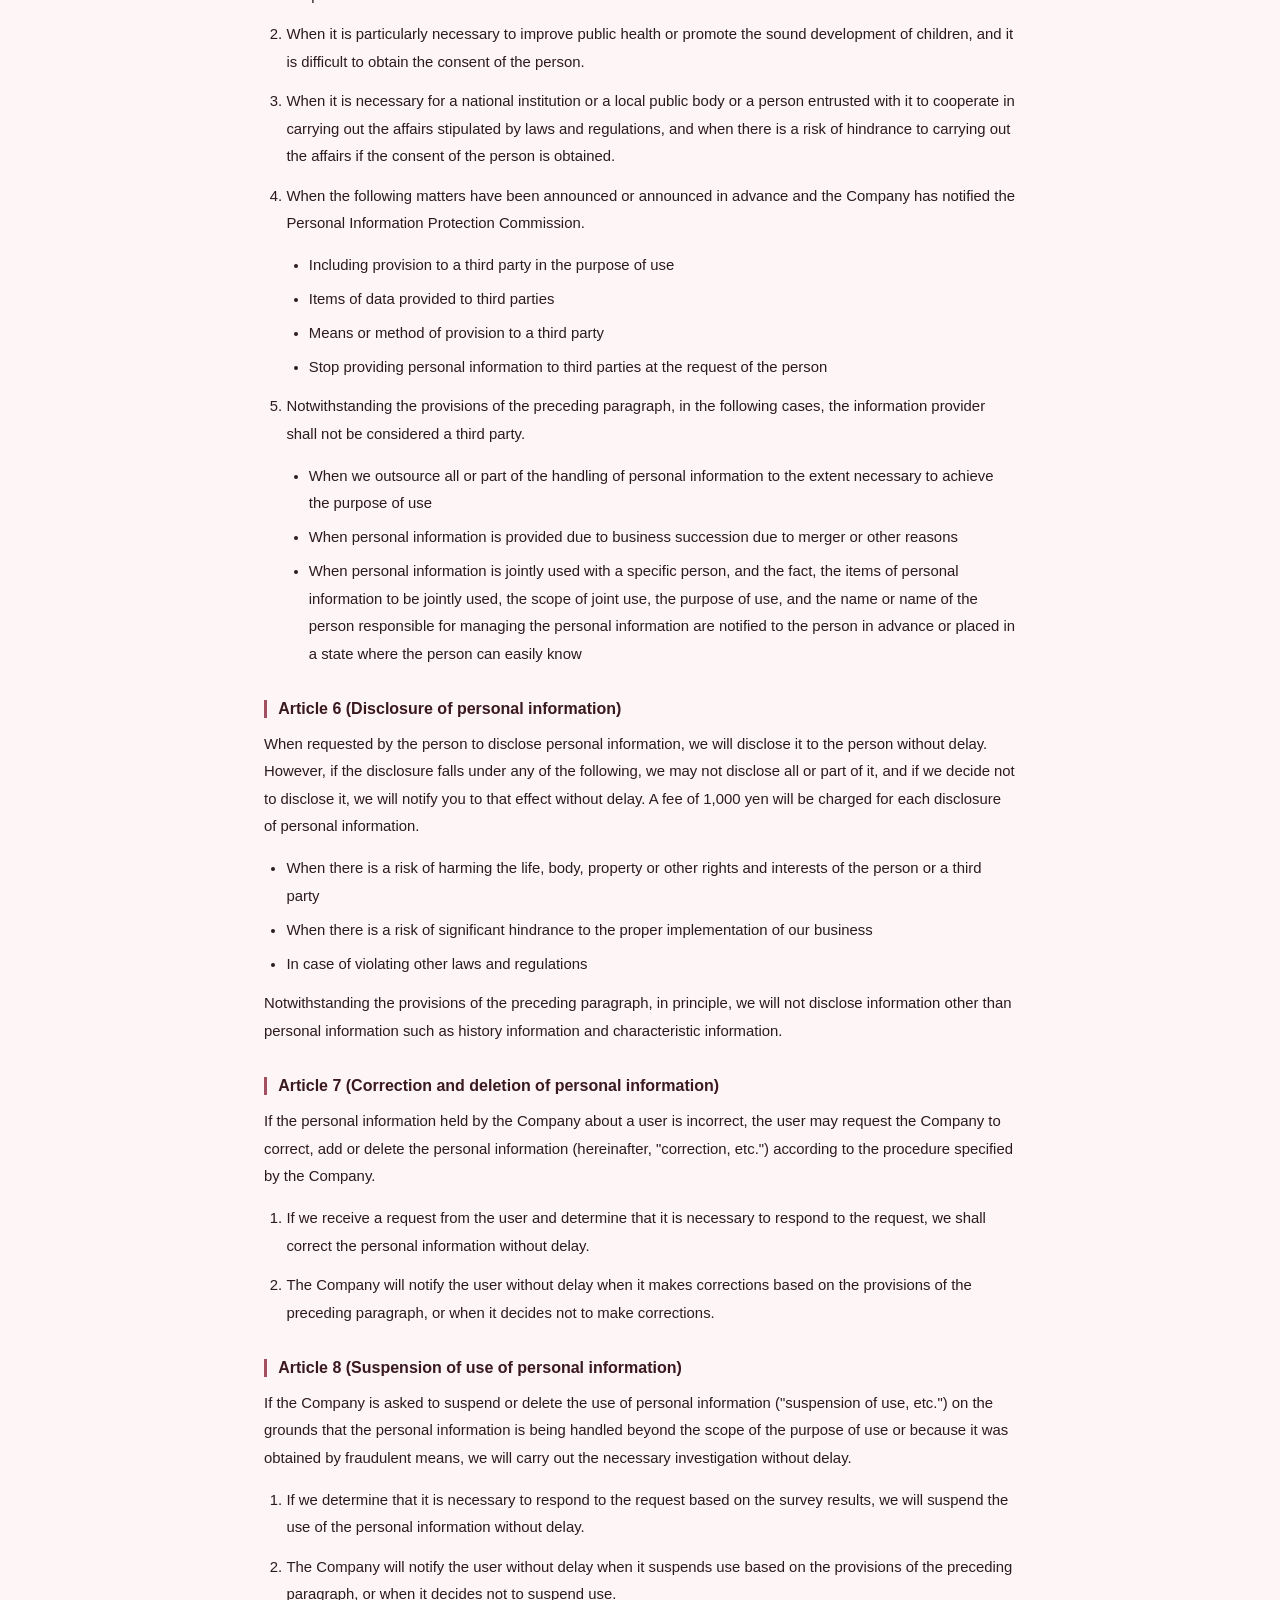
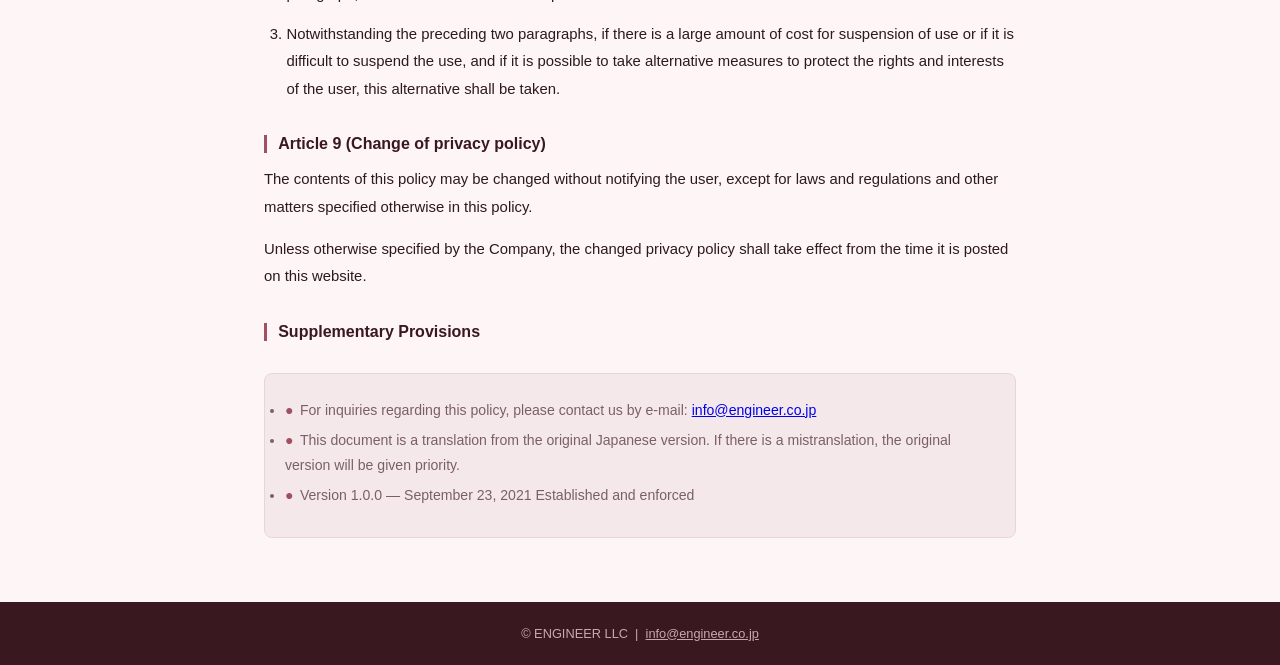
<file: docs/PrivacyPolicy_en.html>
<!DOCTYPE html>
<html lang="en">
<head>
  <meta charset="UTF-8">
  <meta name="viewport" content="width=device-width, initial-scale=1.0">
  <title>Privacy Policy | ENGINEER LLC</title>
  <style>
    *, *::before, *::after { box-sizing: border-box; margin: 0; padding: 0; }
    :root {
      --azuki:      #a05060;
      --azuki-dark: #7a3a48;
      --azuki-deep: #3a1820;
      --azuki-light:#fdf5f6;
      --azuki-pale: #f5e8ea;
      --white:      #ffffff;
      --gray:       #7a6065;
      --border:     #e8d5d8;
    }
    body {
      font-family: "Helvetica Neue","Hiragino Sans","Hiragino Kaku Gothic ProN","Noto Sans JP",Arial,sans-serif;
      background: var(--azuki-light);
      color: #2d1a1e;
      min-height: 100vh;
    }
    header { background: var(--azuki-deep); color: var(--white); padding: 0 1.5rem; }
    .header-inner {
      max-width: 900px; margin: 0 auto; padding: 1.4rem 0;
      display: flex; align-items: center; gap: 1rem;
    }
    .logo-mark { width: 44px; height: 44px; flex-shrink: 0; }
    .logo-mark img { width: 44px; height: 44px; object-fit: contain; }
    .logo-text { flex: 1; }
    .logo-text h1 { font-size: 1.1rem; font-weight: 700; letter-spacing: .04em; }
    .logo-text p  { font-size: .75rem; color: #c8a8ae; margin-top: .1rem; letter-spacing: .06em; }
    .nav-back {
      font-size: .8rem; color: #c8a8ae; text-decoration: none;
      border: 1px solid #6a4850; border-radius: 5px;
      padding: .3rem .75rem; white-space: nowrap;
      transition: background .15s;
    }
    .nav-back:hover { background: rgba(255,255,255,.1); }

    main { max-width: 800px; margin: 0 auto; padding: 2.5rem 1.5rem 4rem; }

    article h1 {
      font-size: 1.5rem; font-weight: 700; color: var(--azuki-deep);
      border-bottom: 2px solid var(--azuki); padding-bottom: .7rem; margin-bottom: 1.5rem;
    }
    article h2 {
      font-size: 1rem; font-weight: 700; color: var(--azuki-deep);
      border-left: 3px solid var(--azuki); padding-left: .7rem;
      margin: 2rem 0 .8rem;
    }
    article p { line-height: 1.85; margin-bottom: .9rem; font-size: .93rem; }
    article ol { padding-left: 1.4rem; margin-bottom: .9rem; }
    article ol > li { line-height: 1.85; margin-bottom: .75rem; font-size: .93rem; }
    article ul { padding-left: 1.4rem; margin: .5rem 0 .75rem; }
    article ul > li { line-height: 1.85; margin-bottom: .4rem; font-size: .93rem; list-style: disc; }
    .supplement {
      background: var(--azuki-pale); border: 1px solid var(--border);
      border-radius: 8px; padding: 1rem 1.25rem; margin-top: 2rem;
    }
    .supplement ul { padding-left: 0; list-style: none; }
    .supplement ul li { font-size: .88rem; color: var(--gray); line-height: 1.8; margin-bottom: .3rem; }
    .supplement ul li::before { content: "●"; color: var(--azuki); margin-right: .4rem; }
    .translation-note {
      background: var(--azuki-pale); border-left: 3px solid var(--azuki);
      padding: .6rem 1rem; font-size: .85rem; color: var(--gray);
      margin-bottom: 1.5rem; border-radius: 0 6px 6px 0;
    }

    footer { background: var(--azuki-deep); color: #c8a8ae; text-align: center; font-size: .8rem; padding: 1.5rem 1rem; }
    footer a { color: #c8a8ae; }

    @media (max-width: 480px) {
      article h1 { font-size: 1.2rem; }
      .nav-back { display: none; }
    }
  </style>
</head>
<body>

<header>
  <div class="header-inner">
    <div class="logo-mark">
      <img src="./EG icon1024 透過.png" alt="ENGINEER LLC Logo">
    </div>
    <div class="logo-text">
      <h1>ENGINEER LLC</h1>
      <p>エンジニア合同会社</p>
    </div>
    <a class="nav-back" href="./en/index.html">← Back to Top</a>
  </div>
</header>

<main>
<article>

<h1>Privacy Policy</h1>

<p class="translation-note">This document is a translation from the original Japanese version. If there is a mistranslation, the original version will be given priority.</p>

<p>Engineers LLC ("the Company") sets forth the following privacy policy ("Policy") regarding the handling of users' personal information in services provided via our websites and applications (collectively, the "Service").</p>

<h2>Article 1 (Personal information)</h2>

<p>"Personal information" refers to "personal information" as defined in the Personal Information Protection Law, meaning information about living individuals that can identify a specific individual through descriptions such as names, dates of birth, addresses, telephone numbers, contact details, and other information contained therein. It also includes information that can identify a specific individual on its own, such as appearance, fingerprint and voiceprint data, and the insurer number on a health insurance certificate (personal identification information).</p>

<h2>Article 2 (How to collect personal information)</h2>

<p>We may ask for personal information such as name, date of birth, address, telephone number, email address, bank account number, credit card number, driver's license number, etc. when the user registers for use. In addition, information on transaction records and payments made between users and business partners, including personal information of users, may be collected from our business partners (including information providers, advertisers, advertisement distribution destinations, etc., hereinafter referred to as "partners").</p>

<h2>Article 3 (Purpose of collecting and using personal information)</h2>

<p>The purposes for which we collect and use personal information are as follows.</p>

<ol>
  <li>For the provision and operation of our services</li>
  <li>To answer inquiries from users (including verification of identity)</li>
  <li>To send e-mails about new features, updates, campaigns, etc. of the service you are using and other services provided by our company</li>
  <li>For maintenance, important notices, etc. to contact you as needed</li>
  <li>To identify users who violate the terms of use or who intend to use the service for fraudulent or unreasonable purposes, and refuse to use the service</li>
  <li>To allow users to view, change, delete, and view usage status of their own registration information</li>
  <li>To charge the user a usage fee for a paid service</li>
  <li>Purpose incidental to the above purpose of use</li>
</ol>

<h2>Article 4 (Change of purpose of use)</h2>

<p>The Company shall change the purpose of use of personal information only when it is reasonably recognized that the purpose of use is related to that before the change.</p>
<p>If the purpose of use is changed, the changed purpose shall be notified to the user or announced on this service by the method prescribed by the Company.</p>

<h2>Article 5 (Provision of personal information to a third party)</h2>

<p>We will not provide personal information to a third party without the prior consent of the user, except in the following cases. However, this does not apply when permitted by the Personal Information Protection Law and other laws and regulations.</p>

<ol>
  <li>When it is necessary to protect the life, body or property of a person and it is difficult to obtain the consent of the person.</li>
  <li>When it is particularly necessary to improve public health or promote the sound development of children, and it is difficult to obtain the consent of the person.</li>
  <li>When it is necessary for a national institution or a local public body or a person entrusted with it to cooperate in carrying out the affairs stipulated by laws and regulations, and when there is a risk of hindrance to carrying out the affairs if the consent of the person is obtained.</li>
  <li>
    <p>When the following matters have been announced or announced in advance and the Company has notified the Personal Information Protection Commission.</p>
    <ul>
      <li>Including provision to a third party in the purpose of use</li>
      <li>Items of data provided to third parties</li>
      <li>Means or method of provision to a third party</li>
      <li>Stop providing personal information to third parties at the request of the person</li>
    </ul>
  </li>
  <li>
    <p>Notwithstanding the provisions of the preceding paragraph, in the following cases, the information provider shall not be considered a third party.</p>
    <ul>
      <li>When we outsource all or part of the handling of personal information to the extent necessary to achieve the purpose of use</li>
      <li>When personal information is provided due to business succession due to merger or other reasons</li>
      <li>When personal information is jointly used with a specific person, and the fact, the items of personal information to be jointly used, the scope of joint use, the purpose of use, and the name or name of the person responsible for managing the personal information are notified to the person in advance or placed in a state where the person can easily know</li>
    </ul>
  </li>
</ol>

<h2>Article 6 (Disclosure of personal information)</h2>

<p>When requested by the person to disclose personal information, we will disclose it to the person without delay. However, if the disclosure falls under any of the following, we may not disclose all or part of it, and if we decide not to disclose it, we will notify you to that effect without delay. A fee of 1,000 yen will be charged for each disclosure of personal information.</p>

<ul>
  <li>When there is a risk of harming the life, body, property or other rights and interests of the person or a third party</li>
  <li>When there is a risk of significant hindrance to the proper implementation of our business</li>
  <li>In case of violating other laws and regulations</li>
</ul>

<p>Notwithstanding the provisions of the preceding paragraph, in principle, we will not disclose information other than personal information such as history information and characteristic information.</p>

<h2>Article 7 (Correction and deletion of personal information)</h2>

<p>If the personal information held by the Company about a user is incorrect, the user may request the Company to correct, add or delete the personal information (hereinafter, "correction, etc.") according to the procedure specified by the Company.</p>

<ol>
  <li>If we receive a request from the user and determine that it is necessary to respond to the request, we shall correct the personal information without delay.</li>
  <li>The Company will notify the user without delay when it makes corrections based on the provisions of the preceding paragraph, or when it decides not to make corrections.</li>
</ol>

<h2>Article 8 (Suspension of use of personal information)</h2>

<p>If the Company is asked to suspend or delete the use of personal information ("suspension of use, etc.") on the grounds that the personal information is being handled beyond the scope of the purpose of use or because it was obtained by fraudulent means, we will carry out the necessary investigation without delay.</p>

<ol>
  <li>If we determine that it is necessary to respond to the request based on the survey results, we will suspend the use of the personal information without delay.</li>
  <li>The Company will notify the user without delay when it suspends use based on the provisions of the preceding paragraph, or when it decides not to suspend use.</li>
  <li>Notwithstanding the preceding two paragraphs, if there is a large amount of cost for suspension of use or if it is difficult to suspend the use, and if it is possible to take alternative measures to protect the rights and interests of the user, this alternative shall be taken.</li>
</ol>

<h2>Article 9 (Change of privacy policy)</h2>

<p>The contents of this policy may be changed without notifying the user, except for laws and regulations and other matters specified otherwise in this policy.</p>
<p>Unless otherwise specified by the Company, the changed privacy policy shall take effect from the time it is posted on this website.</p>

<h2>Supplementary Provisions</h2>
<div class="supplement">
  <ul>
    <li>For inquiries regarding this policy, please contact us by e-mail: <a href="mailto:info@engineer.co.jp">info@engineer.co.jp</a></li>
    <li>This document is a translation from the original Japanese version. If there is a mistranslation, the original version will be given priority.</li>
    <li>Version 1.0.0 — September 23, 2021 Established and enforced</li>
  </ul>
</div>

</article>
</main>

<footer>
  &copy; ENGINEER LLC &nbsp;|&nbsp; <a href="mailto:info@engineer.co.jp">info@engineer.co.jp</a>
</footer>

</body>
</html>
</file>
<file: docs/style.css>
*, *::before, *::after { box-sizing: border-box; margin: 0; padding: 0; }

:root {
  --azuki:       #a05060;
  --azuki-dark:  #7a3a48;
  --azuki-deep:  #3a1820;
  --azuki-light: #fdf5f6;
  --azuki-pale:  #f5e8ea;
  --white:       #ffffff;
  --gray:        #7a6065;
  --border:      #e8d5d8;
  --shadow:      0 2px 12px rgba(160,80,96,.10);
}

body {
  font-family: "Helvetica Neue", "Hiragino Sans", "Hiragino Kaku Gothic ProN",
               "Noto Sans JP", Arial, sans-serif;
  background: var(--azuki-light);
  color: #2d1a1e;
  min-height: 100vh;
}

/* ── Header ── */
header {
  background: var(--azuki-deep);
  color: var(--white);
  padding: 0 1.5rem;
}
.header-inner {
  max-width: 900px;
  margin: 0 auto;
  padding: 2rem 0 1.8rem;
  display: flex;
  align-items: center;
  gap: 1.2rem;
}
.logo-mark {
  width: 56px;
  height: 56px;
  flex-shrink: 0;
  display: flex;
  align-items: center;
  justify-content: center;
}
.logo-mark img {
  width: 56px;
  height: 56px;
  object-fit: contain;
}
.logo-text h1 {
  font-size: 1.3rem;
  font-weight: 700;
  letter-spacing: .04em;
}
.logo-text p {
  font-size: .8rem;
  color: #c8a8ae;
  margin-top: .15rem;
  letter-spacing: .08em;
}

/* ── Lang nav ── */
.lang-nav {
  margin-left: auto;
  display: flex;
  gap: .5rem;
}
.lang-nav-pill {
  font-size: .75rem;
  font-weight: 600;
  padding: .3rem .75rem;
  border-radius: 999px;
  text-decoration: none;
  border: 1.5px solid rgba(255,255,255,.3);
  color: rgba(255,255,255,.7);
  transition: background .15s, color .15s;
}
.lang-nav-pill:hover {
  background: rgba(255,255,255,.1);
  color: var(--white);
}
.lang-nav-pill.current {
  background: var(--azuki);
  border-color: var(--azuki);
  color: var(--white);
}

/* ── Main ── */
main {
  max-width: 900px;
  margin: 0 auto;
  padding: 2.5rem 1.5rem 4rem;
}

.section-title {
  font-size: .75rem;
  font-weight: 700;
  letter-spacing: .12em;
  text-transform: uppercase;
  color: var(--gray);
  border-left: 3px solid var(--azuki);
  padding-left: .75rem;
  margin-bottom: 1.2rem;
}

/* ── Doc list ── */
.doc-list {
  background: var(--white);
  border: 1px solid var(--border);
  border-radius: 12px;
  box-shadow: var(--shadow);
  overflow: hidden;
  margin-bottom: 2.5rem;
}
a.doc-row {
  display: flex;
  align-items: center;
  gap: 1rem;
  padding: 1rem 1.2rem;
  border-bottom: 1px solid var(--border);
  text-decoration: none;
  color: inherit;
  transition: background .15s;
}
a.doc-row:last-child { border-bottom: none; }
a.doc-row:hover { background: var(--azuki-pale); }
.doc-row-label {
  font-size: .65rem;
  font-weight: 700;
  letter-spacing: .1em;
  text-transform: uppercase;
  color: var(--azuki);
  margin-bottom: .2rem;
}
.doc-row-name {
  font-size: .9375rem;
  font-weight: 600;
  color: #2d1a1e;
}
.doc-row-sub {
  font-size: .8rem;
  color: var(--gray);
  margin-top: .1rem;
}
.doc-row-body { flex: 1; }
.doc-row-arrow {
  font-size: 1.2rem;
  color: var(--border);
}

/* ── Footer ── */
footer {
  background: var(--azuki-deep);
  color: #c8a8ae;
  text-align: center;
  font-size: .8rem;
  padding: 1.5rem 1rem;
}
footer a { color: #c8a8ae; }

/* ── Responsive ── */
@media (max-width: 480px) {
  .header-inner { flex-direction: column; align-items: flex-start; gap: .8rem; }
  .lang-nav { margin-left: 0; }
}
</file>
